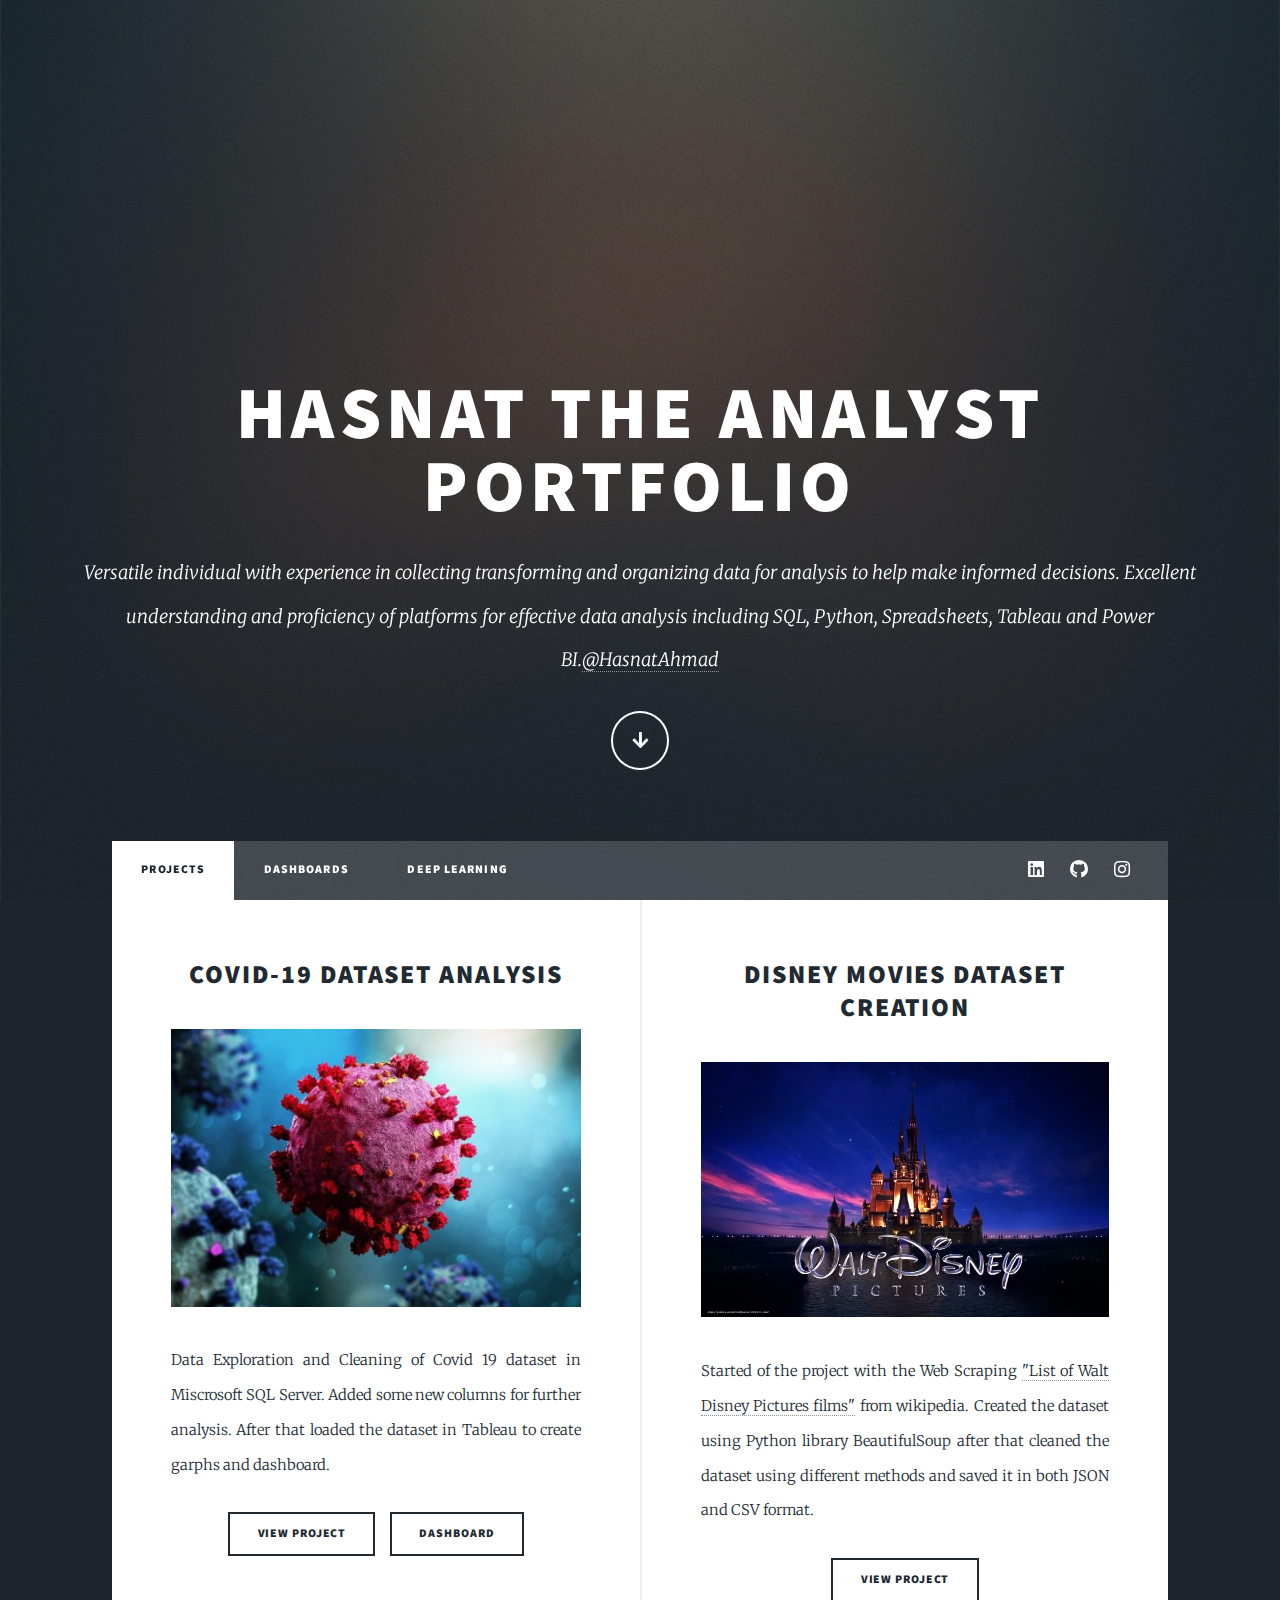
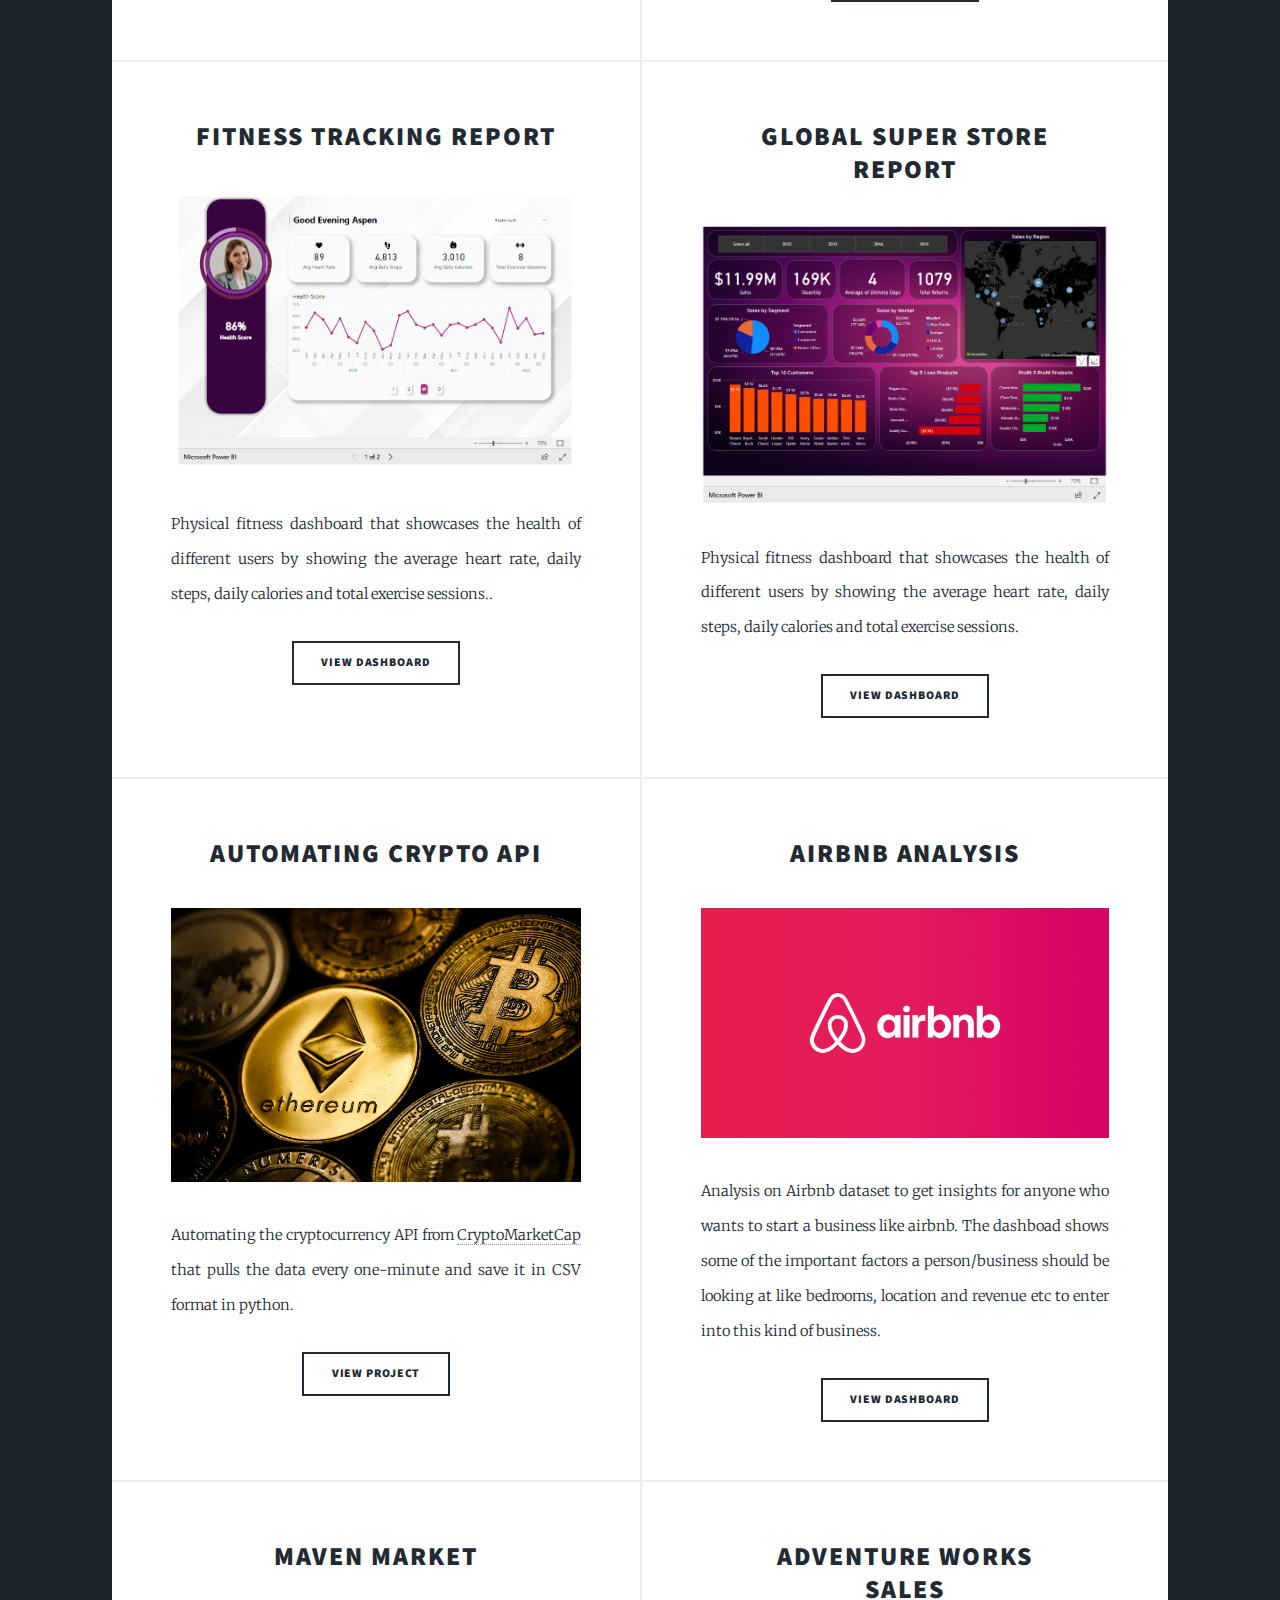
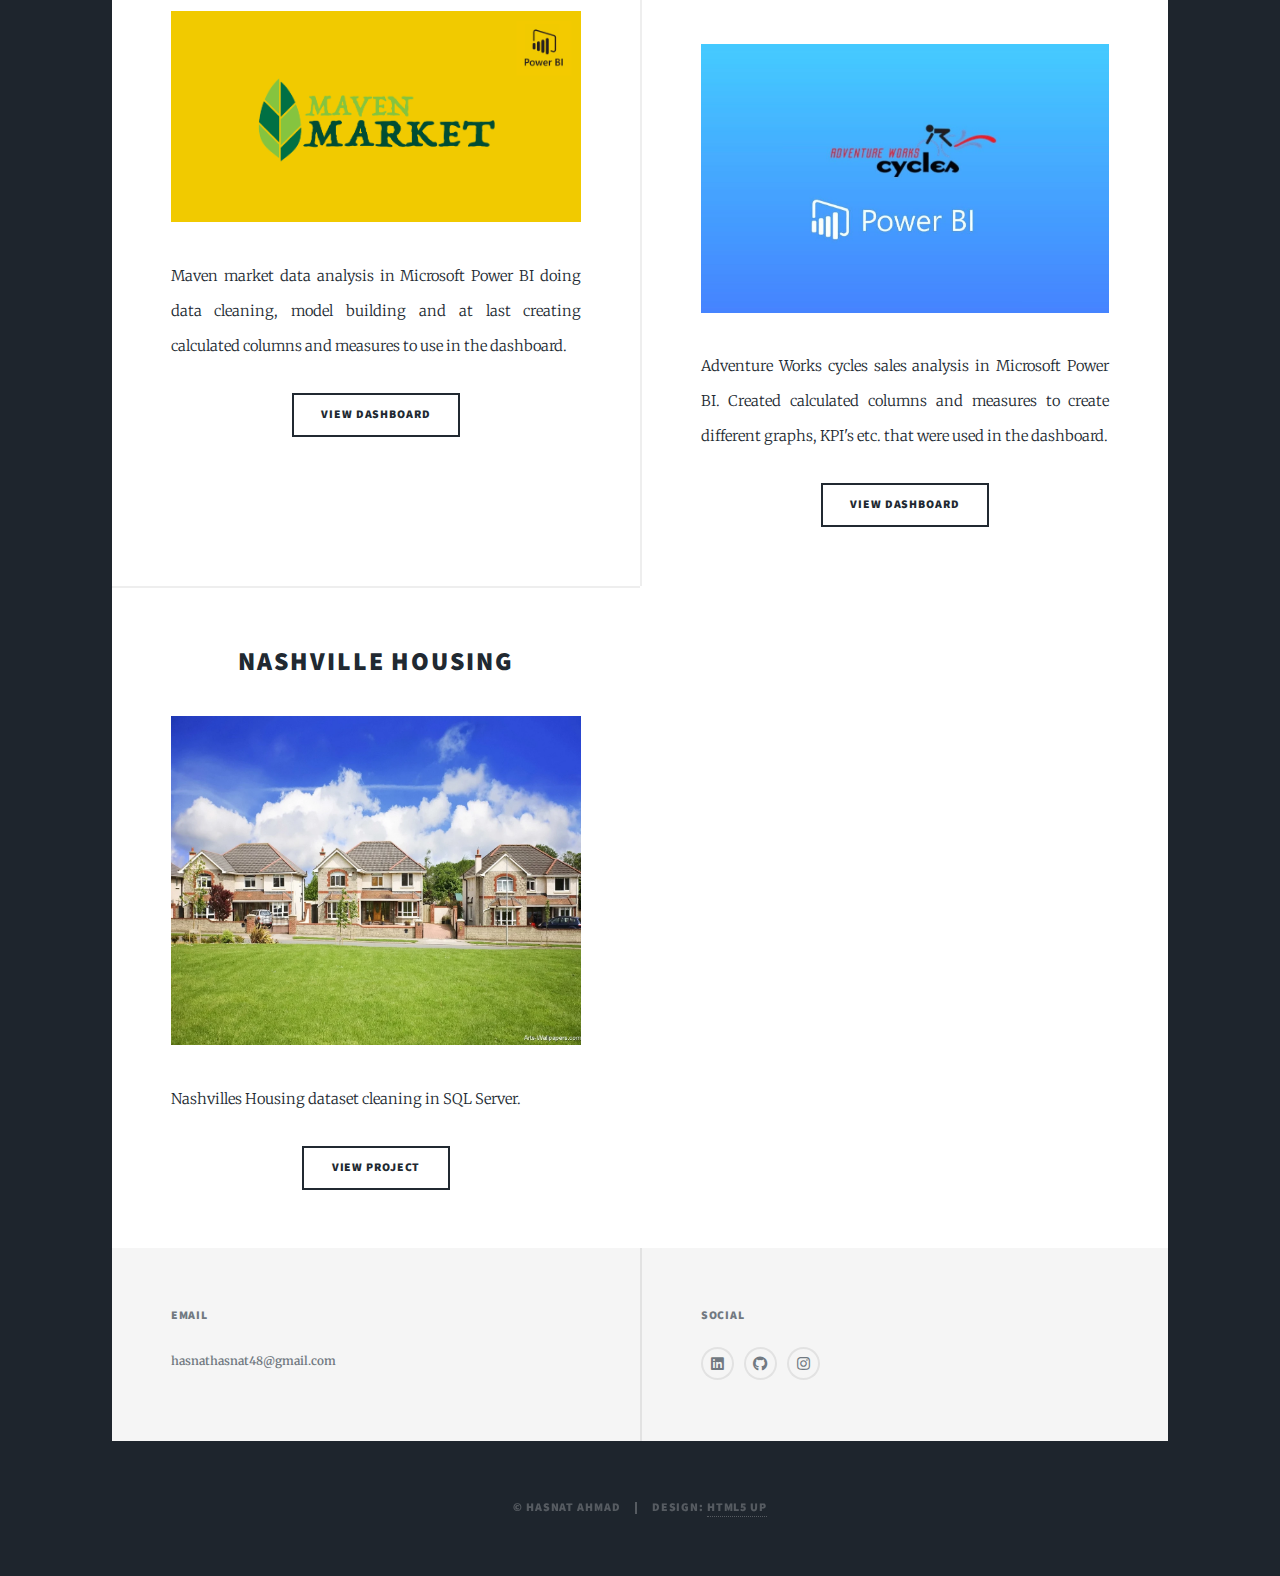
<file: index.html>
<!DOCTYPE HTML>
<!--
	Massively by HTML5 UP
	html5up.net | @ajlkn
	Free for personal and commercial use under the CCA 3.0 license (html5up.net/license)
-->
<html>
	<head>
		<title>Hasnat The Analyst</title>
		<meta charset="utf-8" />
		<meta name="viewport" content="width=device-width, initial-scale=1, user-scalable=no" />
		<link rel="stylesheet" href="assets/css/main.css" />
		<link rel="dashboards" href="powerBI.html">
		<noscript>
			<link rel="stylesheet" href="assets/css/noscript.css"/>
			<link rel="dashboards" href="powerBI.html">
		</noscript>
		

	</head>
	<body class="is-preload">

		<!-- Wrapper -->
			<div id="wrapper" class="fade-in">

				<!-- Intro -->
					<div id="intro">
						<h1>Hasnat The Analyst Portfolio<br/></h1>
						<p>Versatile individual with experience in collecting transforming and organizing data for analysis to help make informed decisions. Excellent understanding and proficiency of platforms for effective data analysis including SQL, Python, Spreadsheets, Tableau and Power BI.<a href="https://www.linkedin.com/in/hasnat-ahmad-4b296a195/" target="_blank">@HasnatAhmad</a> </p>
						<ul class="actions">
							<li><a href="#header" class="button icon solid solo fa-arrow-down scrolly">Continue</a></li>
						</ul>
					</div>

				<!-- Header -->
					<header id="header">
						<a href="index.html" class="logo">Hasnat's Portfolio</a>
					</header>

				<!-- Nav -->
					<nav id="nav">
						<ul class="links">
							<li class="active"><a href="index.html">Projects</a></li>
							<li><a href="powerBI.html">Dashboards</a></li>
							<li><a href="deep learning.html">Deep Learning</a></li>
						</ul>
						<ul class="icons">
							<li><a href="https://www.linkedin.com/in/hasnat-ahmad-4b296a195/" class="icon brands alt fa-linkedin" target="_blank"><span class="label">LinkedIn</span></a></li>
							<li><a href="https://github.com/MalikHasnat1999?tab=repositories" class="icon brands alt fa-github" target="_blank"><span class="label">GitHub</span></a></li>
							<li><a href="https://www.instagram.com/_hasnat_malik/?theme=dark" class="icon brands alt fa-instagram" target="_blank"><span class="label">Instagram</span></a></li>
						</ul>
					</nav>

				<!-- Main -->
					<div id="main">

						
						<!-- Posts -->
							<section class="posts">
								<article>
									<header>
										<h2 id="covid"><a>Covid-19 dataset Analysis<br /></a></h2>
									</header>
									<a class="image fit"><img src="images/covid.jpeg" alt="" /></a>
									<p>Data Exploration and Cleaning of Covid 19 dataset in Miscrosoft SQL Server. Added some new columns for further analysis. After that loaded the dataset in Tableau to create garphs and dashboard. 
									</p>
									<ul class="actions special">
										<li><a href="https://github.com/MalikHasnat1999/Data-Analysis/blob/master/COVID-19.sql" class="button", target= "_blank">View Project</a></li>
										<li><a href="https://public.tableau.com/app/profile/hasnat3077/viz/CovidDashboard_16616248392490/Dashboard1" class="button", target= "_blank">Dashboard</a></li>
									</ul>
								</article>
								<article>
									<header>
										<h2><a >Disney movies dataset <br> creation</a></h2>
									</header>
									<a class="image fit"><img src="images/disney.jpg" alt="" /></a>
									<p>Started of the project with the Web Scraping <a href="https://en.wikipedia.org/wiki/List_of_Walt_Disney_Pictures_films" target="_blank">"List of Walt Disney Pictures films"</a> from wikipedia. Created the dataset using Python library BeautifulSoup after that cleaned the dataset using different methods and saved it in both JSON and CSV format.</p>
									<ul class="actions special">
										<li><a href="https://github.com/MalikHasnat1999/Web-Scraping/blob/master/Disney_Dataset_Creation.ipynb" target="_blank" class="button">View Project</a></li>
									</ul>
								</article>
								<article>
									<header>
										<h2><a >Fitness Tracking Report</a></h2>
									</header>
									<a class="image fit"><img src="images/fitness.PNG" alt="" /></a>
									<p>Physical fitness dashboard that showcases the health of different users by showing the average heart rate, daily steps, daily calories and total exercise sessions..</p>
									<ul class="actions special">
										<li><a href="https://app.powerbi.com/view?r=eyJrIjoiYzQwMjUzYmEtMWMxYy00M2M4LWE2ZDQtMDg3NDNkNmM4NGUwIiwidCI6Ijc1ZGYwOTZjLThiNzItNDhlNC05YjkxLWNiZjc5ZDg3ZWUzYSIsImMiOjl9&pageName=ReportSectiona806a41f3d3542626aea" target="_blank" class="button">View Dashboard</a></li>
									</ul>
								</article>

								<article>
									<header>
										<h2><a >GLOBAL SUPER STORE<br> REPORT</a></h2>
									</header>
									<a class="image fit"><img src="images/global.PNG" alt="" /></a>
									<p>Physical fitness dashboard that showcases the health of different users by showing the average heart rate, daily steps, daily calories and total exercise sessions.</p>
									<ul class="actions special">
										<li><a href="https://app.powerbi.com/view?r=eyJrIjoiOWI2OGU3NTctNGZmZS00ZTEzLTk1MDYtYWU1OGU1NzAzZDAxIiwidCI6Ijc1ZGYwOTZjLThiNzItNDhlNC05YjkxLWNiZjc5ZDg3ZWUzYSIsImMiOjl9&pageName=ReportSection" class="button" target="_blank">View Dashboard</a></li>
									</ul>
								</article>
								<article>
									<header>
										<h2><a >Automating Crypto API</a></h2>
									</header>
									<a class="image fit"><img src="images/crypto.jpg" alt="" /></a>
									<p>Automating the cryptocurrency API from <a href="https://coinmarketcap.com/api/" target="_blank">CryptoMarketCap</a> that pulls the data every one-minute and save it in CSV format in python.</p>
									<ul class="actions special">
										<li><a href="https://github.com/MalikHasnat1999/Data-Analysis/blob/master/Automating_Crypto_API.ipynb" target="_blank" class="button">View Project</a></li>
									</ul>
								</article>
								<article>
									<header>
										<h2><a>airbnb analysis</a></h2>
									</header>
									<a class="image fit"><img src="images/airbnb.jpg" alt="" /></a>
									<p>Analysis on Airbnb dataset to get insights for anyone who wants to start a business like airbnb. The dashboad shows some of the important factors a person/business should be looking at like bedrooms, location and revenue etc to enter into this kind of business.</p>
									<ul class="actions special">
										<li><a href="https://public.tableau.com/app/profile/hasnat3077/viz/airbnbfullproject_16624631792200/Dashboard1" target="_blank" class="button">View  Dashboard</a></li>
									</ul>
								</article>
								<article>
									<header>
										<h2><a>Maven Market</a></h2>
									</header>
									<a class="image fit"><img src="images/maven.jpg" alt="" /></a>
									<p>Maven market data analysis in Microsoft Power BI doing data cleaning, model building and at last creating calculated columns and measures to use in the dashboard.</p>
									<ul class="actions special">
										<li><a href="https://app.powerbi.com/view?r=eyJrIjoiNDEyZjVhN2ItZmE4YS00OGI0LTg3MWItNDMwZTlmMTYwMTAyIiwidCI6Ijc1ZGYwOTZjLThiNzItNDhlNC05YjkxLWNiZjc5ZDg3ZWUzYSIsImMiOjl9&pageName=ReportSection" class="button" target="blan">View  Dashboard</a></li>
									</ul>
								</article>
								<article>
									<header>
										<h2><a>Adventure Works<br> Sales</a></h2>
									</header>
									<a class="image fit"><img src="images/AdventureWorks.jpg" /></a>
									<p>Adventure Works cycles sales analysis in Microsoft Power BI. Created calculated columns and measures to create different graphs, KPI's etc. that were used in the dashboard.</p>
									<ul class="actions special">
										<li><a href="https://app.powerbi.com/view?r=eyJrIjoiZTI1ZjA3OGYtZTk3NC00NDBiLTkwMzctODY5Y2FlNWMzMWI2IiwidCI6Ijc1ZGYwOTZjLThiNzItNDhlNC05YjkxLWNiZjc5ZDg3ZWUzYSIsImMiOjl9&pageName=ReportSection" class="button" target="_blank">View  Dashboard</a></li>
									</ul>
								</article>
								<article>
									<header>
										<h2><a>Nashville Housing</a></h2>
									</header>
									<a class="image fit"><img src="images/housing.jpeg" alt="" /></a>
									<p>Nashvilles Housing dataset cleaning in SQL Server.</p>
									<ul class="actions special">
										<li><a href="https://github.com/MalikHasnat1999/Data-Analysis/blob/master/Nashville.sql" class="button" target="_blank">View Project</a></li>
										
									</ul>
								</article>
								
								
								
							</section>

						

					</div>

				<!-- Footer -->
					<footer id="footer">
												
							<section>
								<h3>Email</h3>
								<p><b>hasnathasnat48@gmail.com</b></a></p>
							</section>
							<section>
								<h3>Social</h3>
								<ul class="icons alt">
									<li><a href="https://www.linkedin.com/in/hasnat-ahmad-4b296a195/" class="icon brands alt fa-linkedin" target="_blank"><span class="label">LinkedIn</span></a></li>
									<li><a href="https://github.com/MalikHasnat1999?tab=repositories" class="icon brands alt fa-github" target="_blank"><span class="label">GitHub</span></a></li>
									<li><a href="https://www.instagram.com/_hasnat_malik/?theme=dark" class="icon brands alt fa-instagram" target="_blank"><span class="label">Instagram</span></a></li>
								</ul>
							</section>
						</section>
					</footer>

				<!-- Copyright -->
					<div id="copyright">
						<ul><li>&copy; Hasnat Ahmad</li><li>Design: <a href="https://html5up.net" target="_blank">HTML5 UP</a></li></ul>
					</div>

			</div>

		<!-- Scripts -->
			<script src="assets/js/jquery.min.js"></script>
			<script src="assets/js/jquery.scrollex.min.js"></script>
			<script src="assets/js/jquery.scrolly.min.js"></script>
			<script src="assets/js/browser.min.js"></script>
			<script src="assets/js/breakpoints.min.js"></script>
			<script src="assets/js/util.js"></script>
			<script src="assets/js/main.js"></script>

	</body>
</html>
</file>
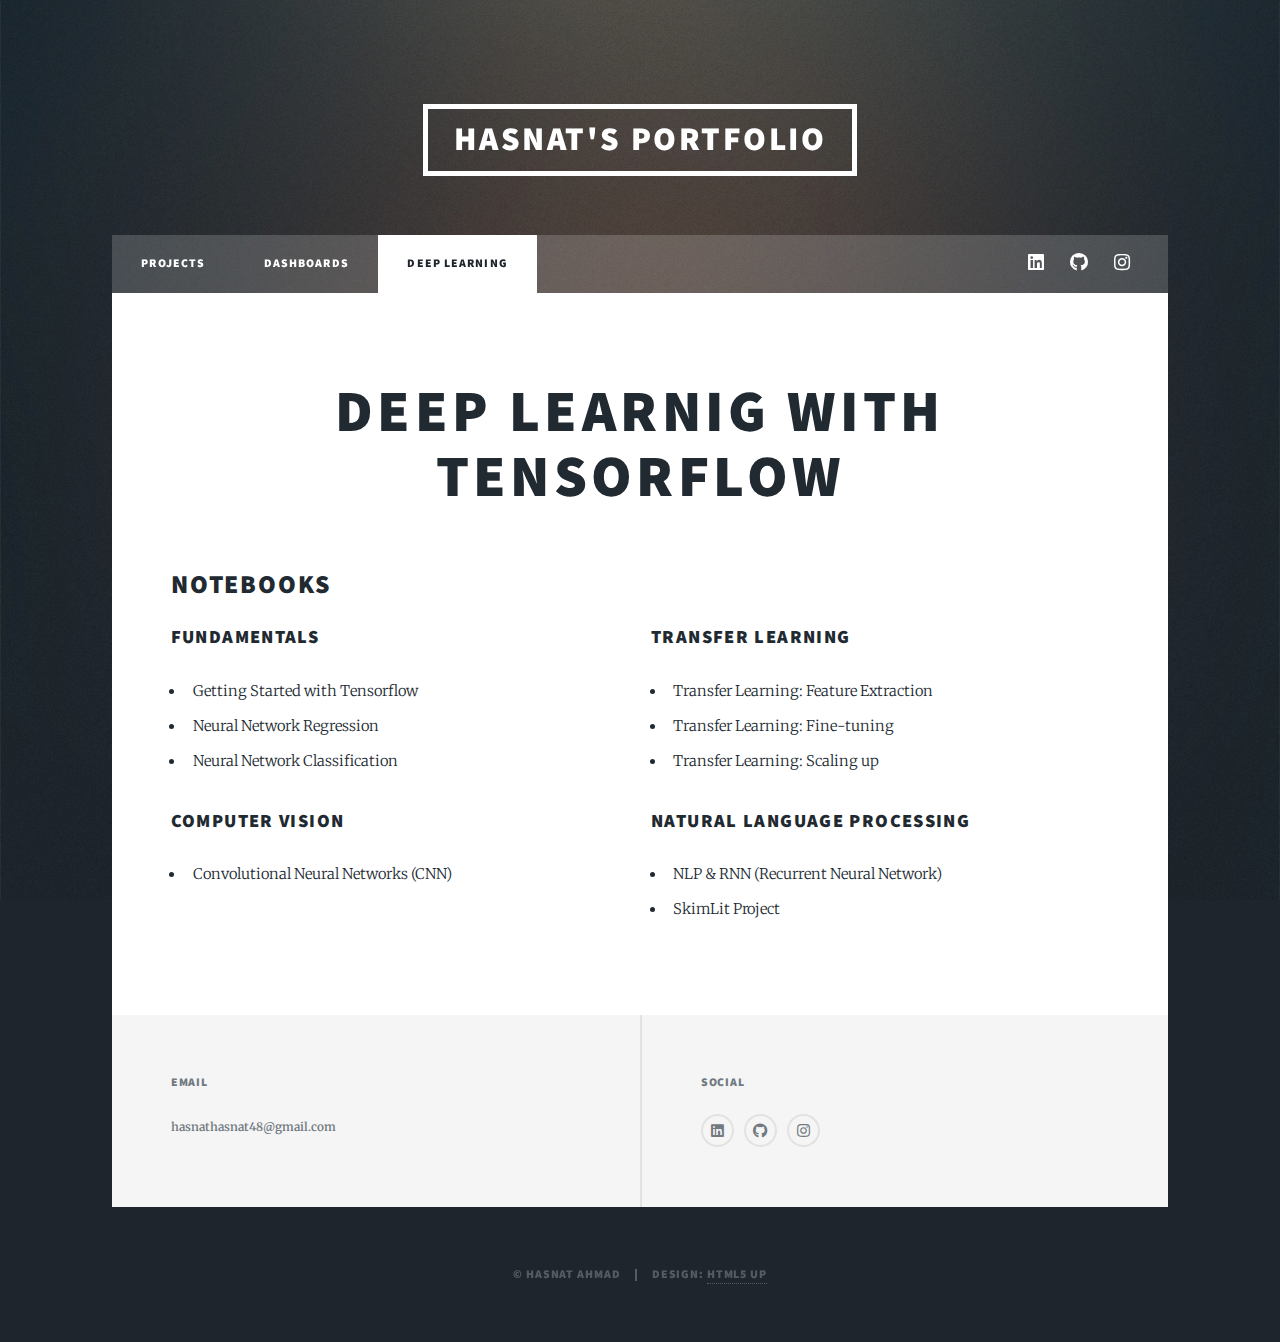
<file: deep learning.html>
<!DOCTYPE HTML>
<!--
	Massively by HTML5 UP
	html5up.net | @ajlkn
	Free for personal and commercial use under the CCA 3.0 license (html5up.net/license)
-->
<html>
	<head>
		<title>Hasnat The Analyst</title>
		<meta charset="utf-8" />
		<meta name="viewport" content="width=device-width, initial-scale=1, user-scalable=no" />
		<link rel="stylesheet" href="assets/css/main.css" />
		<noscript><link rel="stylesheet" href="assets/css/noscript.css" /></noscript>
	</head>
	<body class="is-preload">

		<!-- Wrapper -->
			<div id="wrapper">

				<!-- Header -->
					<header id="header">
						<a href="index.html" class="logo">Hasnat's Portfolio</a>
					</header>

				<!-- Nav -->
					<nav id="nav">
						<ul class="links">
							<li><a href="index.html">Projects</a></li>
							<li><a href="powerBI.html">Dashboards</a></li>
							<li class="active"><a href="deep learning.html">Deep Learning</a></li>
						</ul>
						<ul class="icons">
							<li><a href="https://www.linkedin.com/in/hasnat-ahmad-4b296a195/" class="icon brands alt fa-linkedin" target="_blank"><span class="label">LinkedIn</span></a></li>
							<li><a href="https://github.com/MalikHasnat1999?tab=repositories" class="icon brands alt fa-github" target="_blank"><span class="label">GitHub</span></a></li>
							<li><a href="https://www.instagram.com/_hasnat_malik/?theme=dark" class="icon brands alt fa-instagram" target="_blank"><span class="label">Instagram</span></a></li>
						</ul>
					</nav>

				<!-- Main -->
					<div id="main">

						<!-- Post -->
							<section class="post">
								<header class="major">
									<h2>Deep Learnig with<br> Tensorflow</h2>
								</header>

								<!-- Text stuff -->
									

								<!-- Lists -->
									<h2>Notebooks</h2>
									<div class="row">
										<div class="col-6 col-12-small">

											<h3>Fundamentals</h3>
											<ul>
												<a href="https://github.com/MalikHasnat1999/ZTM_Tensorflow/blob/master/00_Tensorflow_Fundamentals.ipynb" target="_blank"><li>Getting Started with Tensorflow</li></a>
												<a href="https://github.com/MalikHasnat1999/ZTM_Tensorflow/blob/master/01_Neural_Network_Regression.ipynb" target="_blank"><li>Neural Network Regression</li></a>
												<a href="https://github.com/MalikHasnat1999/ZTM_Tensorflow/blob/master/02_Neural_Network_Classification.ipynb" target="_blank"><li>Neural Network Classification</li></a>
											</ul>

											<h3>Computer Vision</h3>
											<ul class="alt">
												<a href="https://github.com/MalikHasnat1999/ZTM_Tensorflow/blob/master/03_Computer_Vision_%26_CNN.ipynb" target="_blank"><li>Convolutional Neural Networks (CNN)</li></a>
											</ul>

										</div>
										<div class="col-6 col-12-small">

											<h3>Transfer Learning</h3>
											<ul>
												<a href="https://github.com/MalikHasnat1999/ZTM_Tensorflow/blob/master/04_Transfer_Learning_Feature_Extraction.ipynb" target="_blank"><li>Transfer Learning: Feature Extraction</li></a>
												<a href="https://github.com/MalikHasnat1999/ZTM_Tensorflow/blob/master/05_Transfer_Learning_Fine_Tuning.ipynb" target="_blank"><li>Transfer Learning: Fine-tuning</li></a>
												<a href="https://github.com/MalikHasnat1999/ZTM_Tensorflow/blob/master/06_Transfer_Learning_Scaling_up.ipynb" target="_blank"><li>Transfer Learning: Scaling up</li></a>
											</ul>

											<h3>Natural Language Processing</h3>
											<ul>
												
												<a href="https://github.com/MalikHasnat1999/ZTM_Tensorflow/blob/master/08_NLP_Funndamentals_in_Tensorflow.ipynb" target="_blank"><li>NLP & RNN (Recurrent Neural Network)</li></a>
												<a href="https://github.com/MalikHasnat1999/ZTM_Tensorflow/blob/master/09_Milestone_Project_2_Skimlit%F0%9F%93%84%F0%9F%94%A5.ipynb" target="_blank"><li>SkimLit Project</li></a>
											
											</ul>
											

										</div>
									</div>

					</div>

				<!-- Footer -->
					<footer id="footer">
												
							<section>
								<h3>Email</h3>
								<p><b>hasnathasnat48@gmail.com</b></a></p>
							</section>
							<section>
								<h3>Social</h3>
								<ul class="icons alt">
									<li><a href="https://www.linkedin.com/in/hasnat-ahmad-4b296a195/" class="icon brands alt fa-linkedin" target="_blank"><span class="label">LinkedIn</span></a></li>
									<li><a href="https://github.com/MalikHasnat1999?tab=repositories" class="icon brands alt fa-github" target="_blank"><span class="label">GitHub</span></a></li>
									<li><a href="https://www.instagram.com/_hasnat_malik/?theme=dark" class="icon brands alt fa-instagram" target="_blank"><span class="label">Instagram</span></a></li>
								</ul>
							</section>
						</section>
					</footer>

				<!-- Copyright -->
					<div id="copyright">
						<ul><li>&copy; Hasnat Ahmad</li><li>Design: <a href="https://html5up.net">HTML5 UP</a></li></ul>
					</div>

			</div>

		<!-- Scripts -->
			<script src="assets/js/jquery.min.js"></script>
			<script src="assets/js/jquery.scrollex.min.js"></script>
			<script src="assets/js/jquery.scrolly.min.js"></script>
			<script src="assets/js/browser.min.js"></script>
			<script src="assets/js/breakpoints.min.js"></script>
			<script src="assets/js/util.js"></script>
			<script src="assets/js/main.js"></script>

	</body>
</html>
</file>
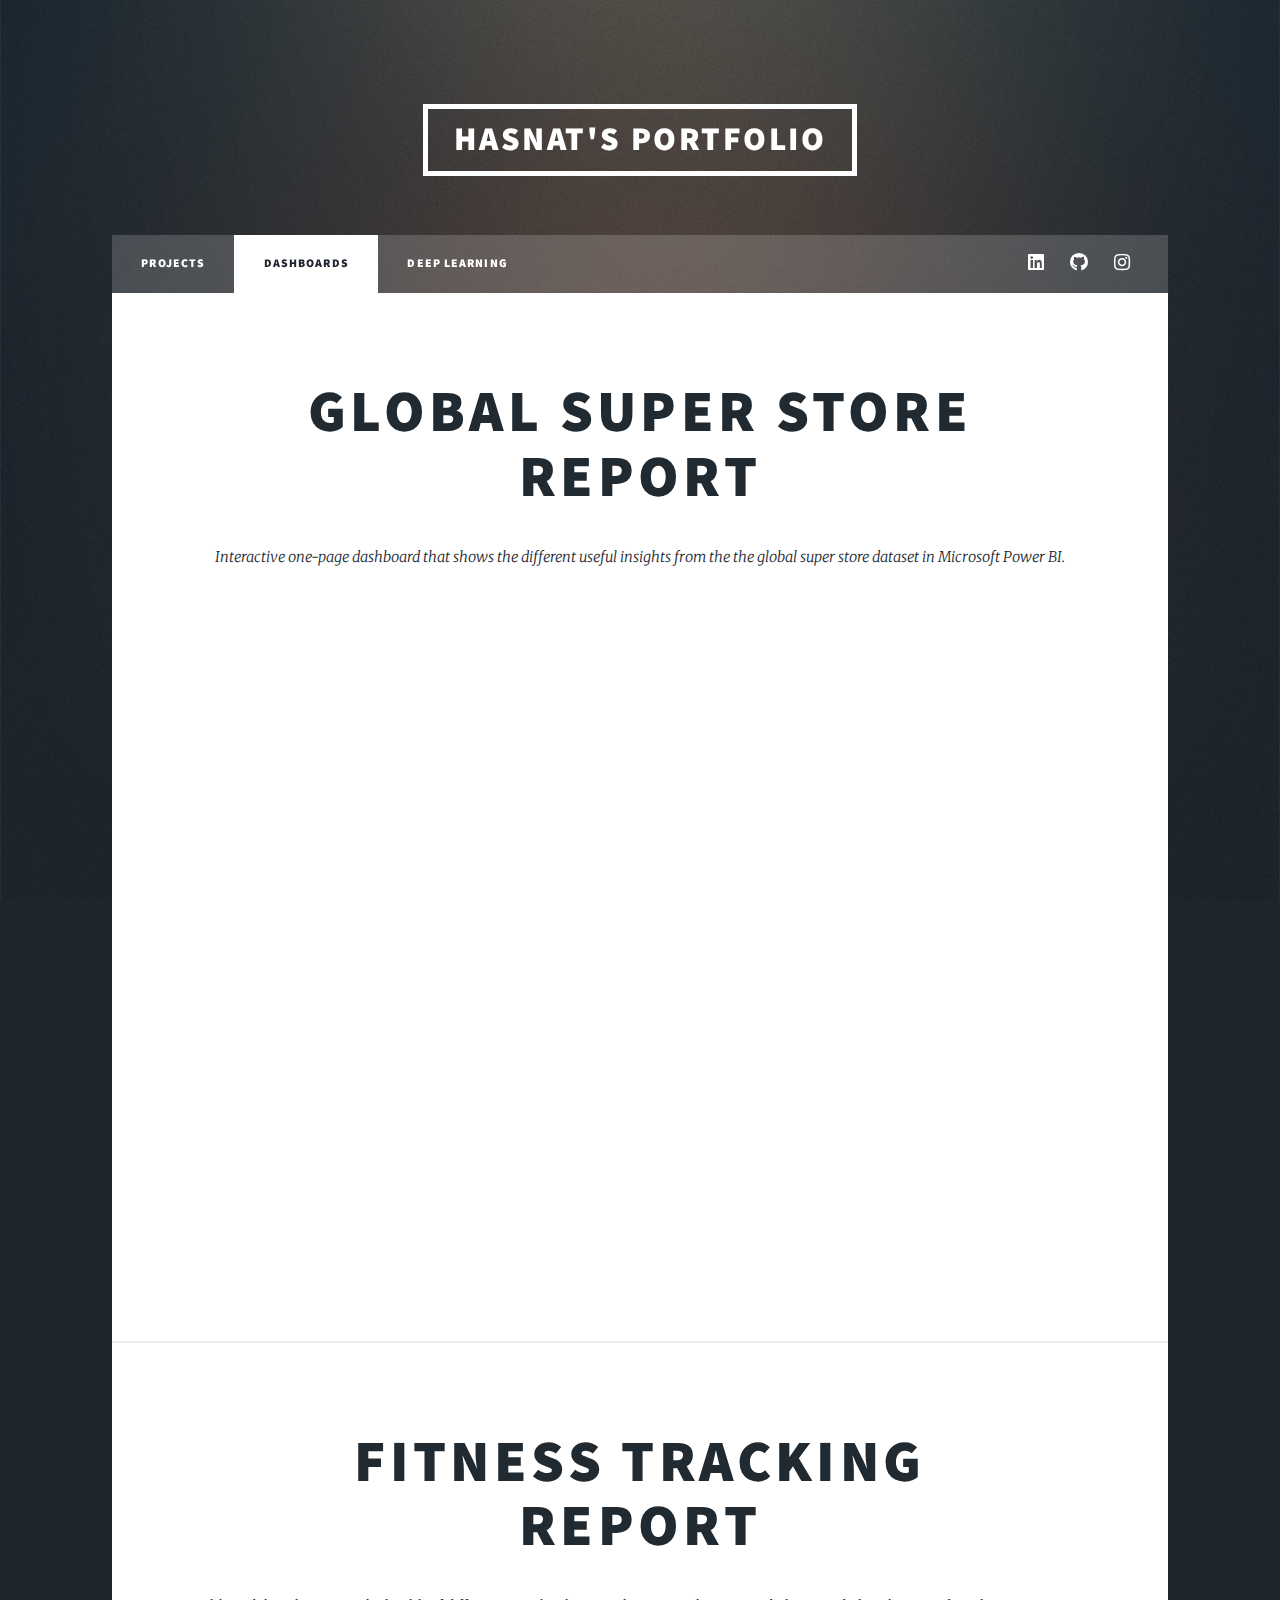
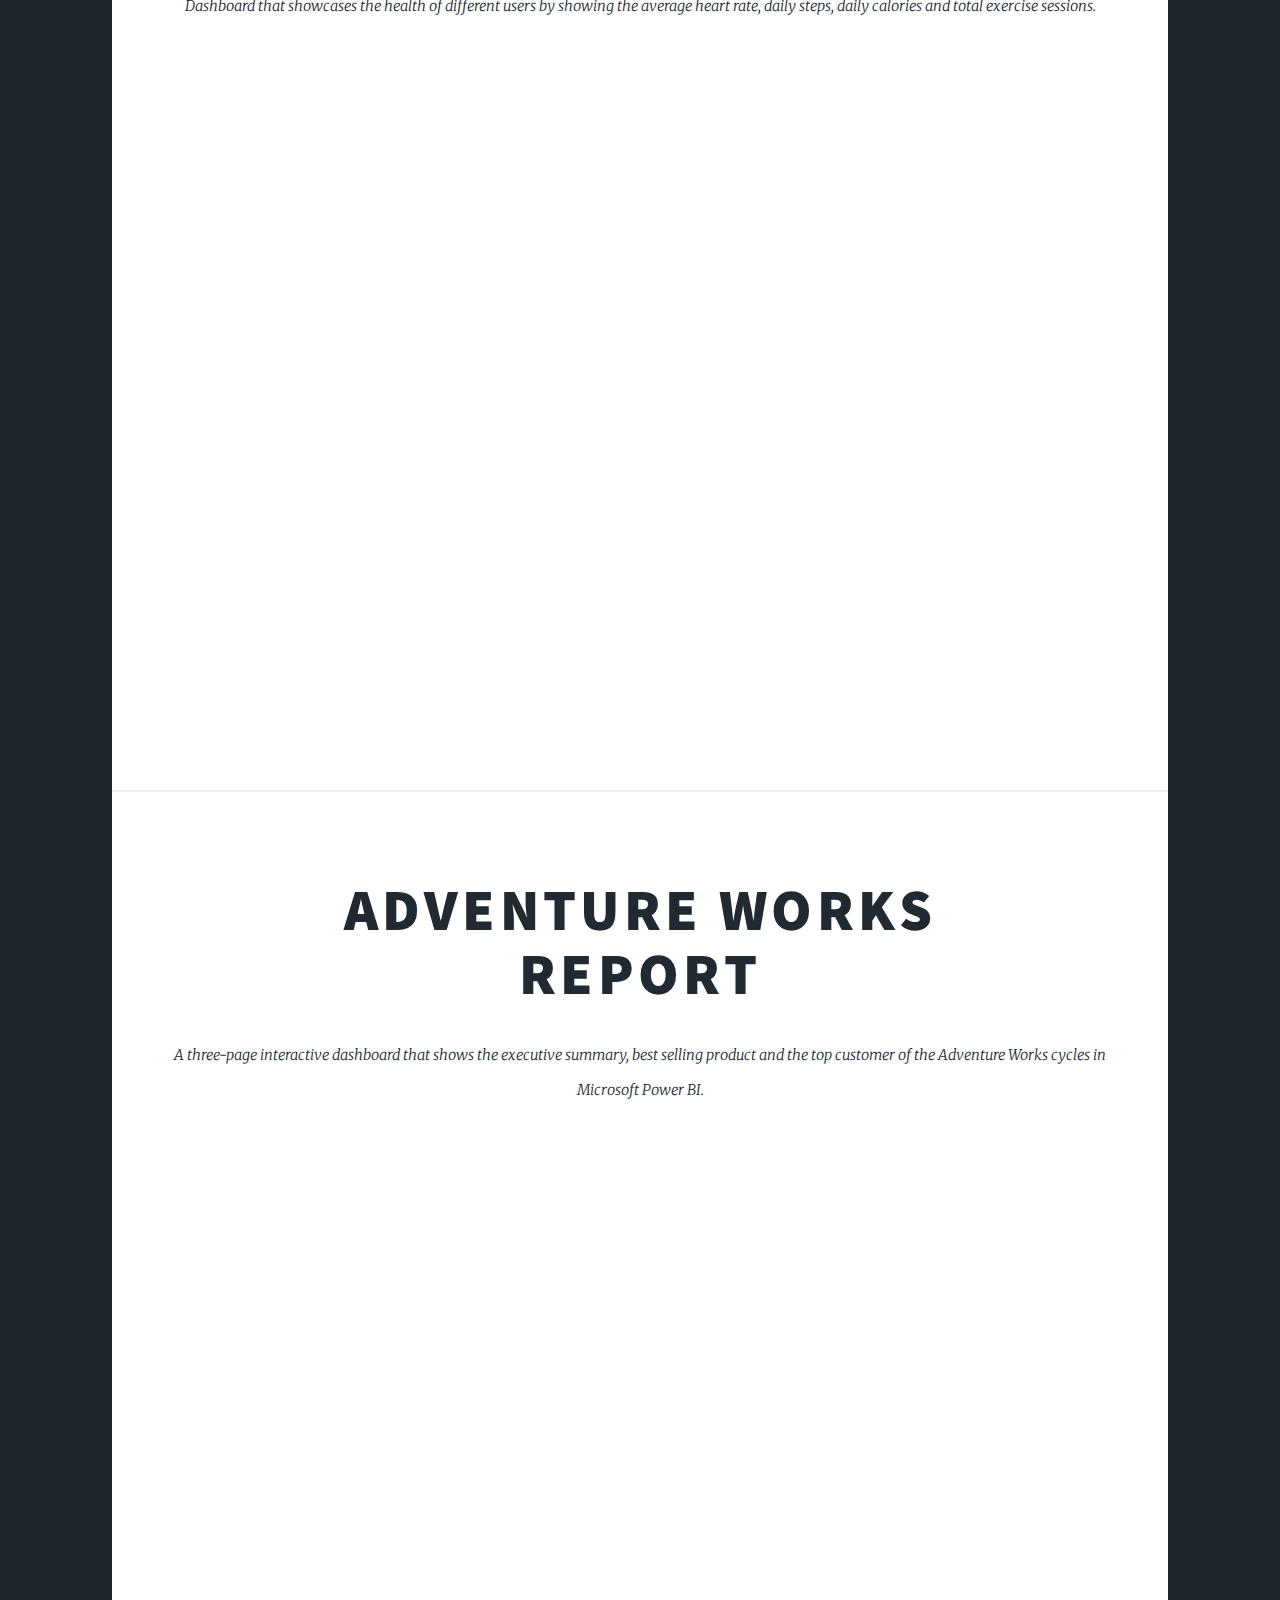
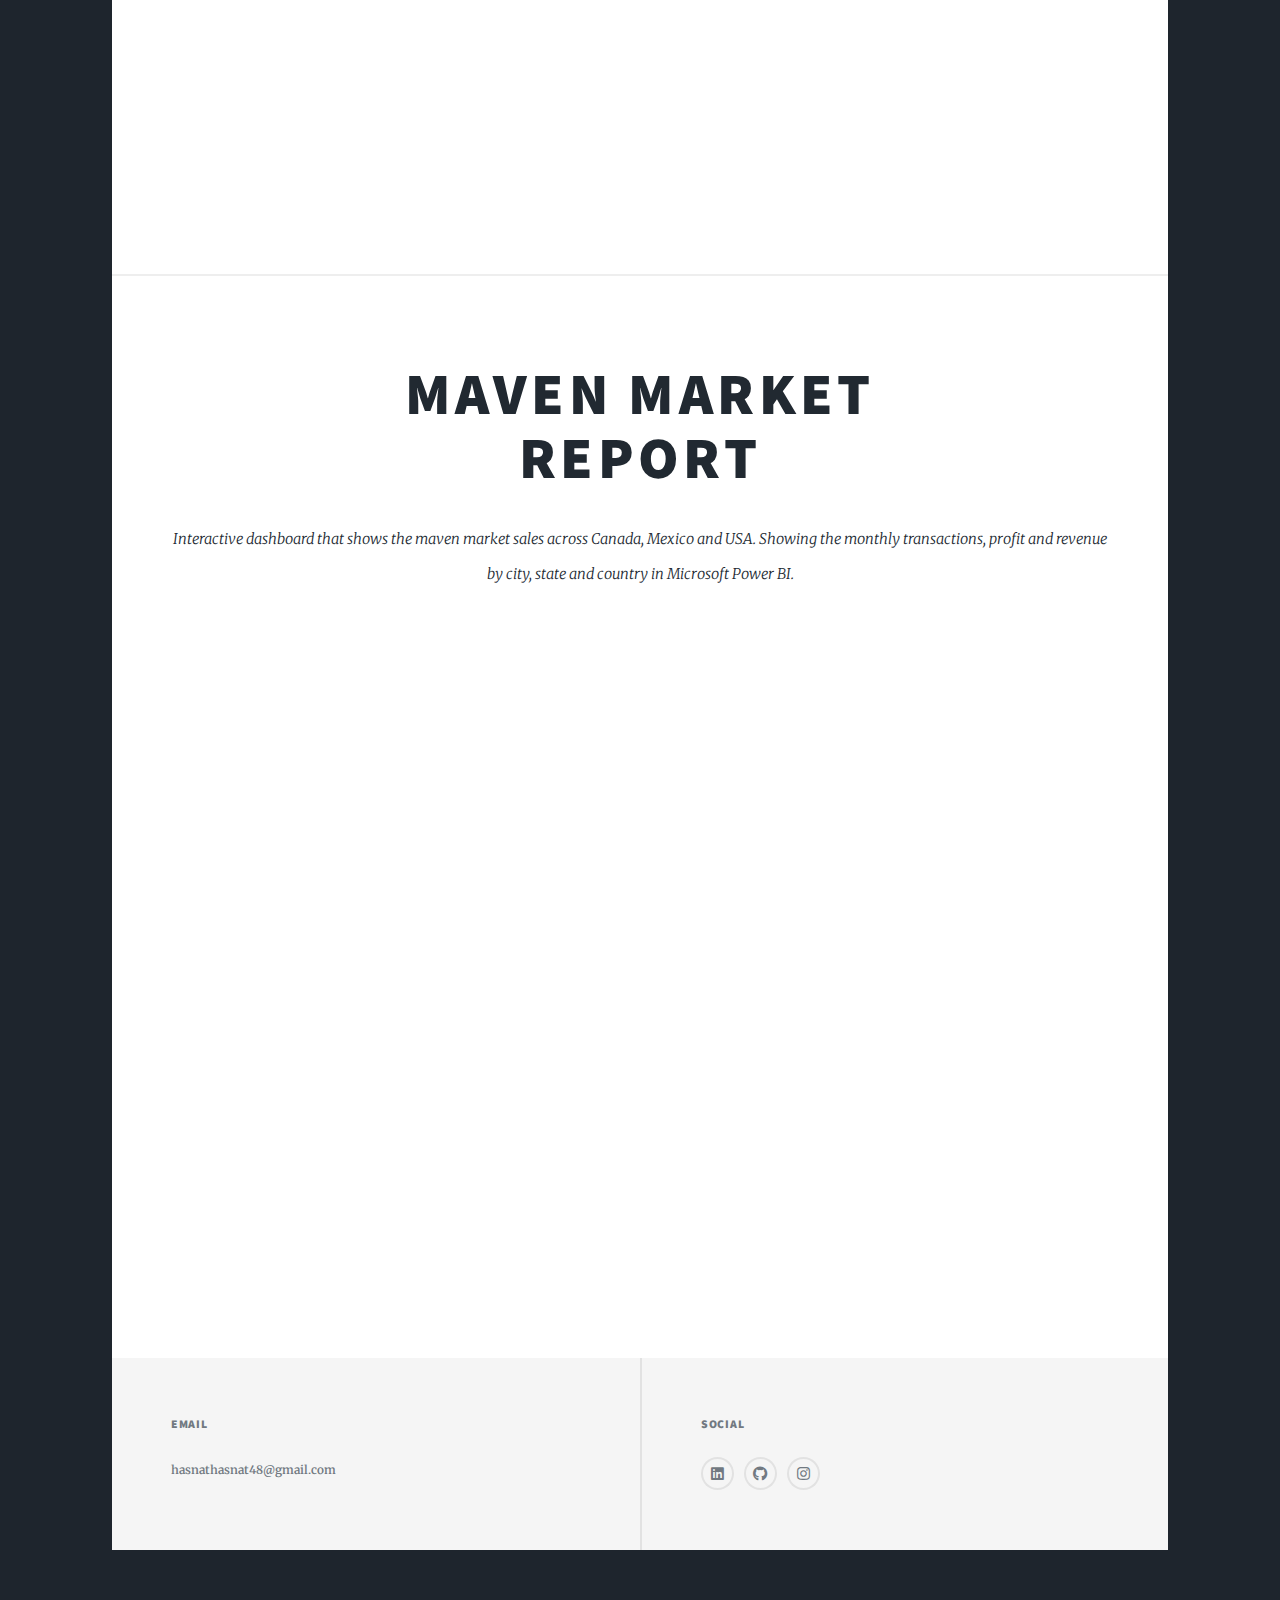
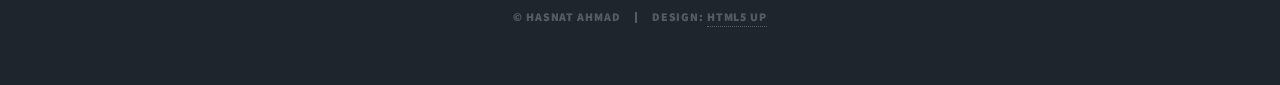
<file: powerBI.html>
<!DOCTYPE HTML>
<!--
	Massively by HTML5 UP
	html5up.net | @ajlkn
	Free for personal and commercial use under the CCA 3.0 license (html5up.net/license)
-->
<html>
	<head>
		<title>Hasnat The Analyst</title>
		<meta charset="utf-8" />
		<meta name="viewport" content="width=device-width, initial-scale=1, user-scalable=no" />
		<link rel="stylesheet" href="assets/css/main.css" />
		<link rel="projects" href="index.html">
		<noscript>
			<link rel="stylesheet" href="assets/css/noscript.css" />
		</noscript>
	</head>
	<body class="is-preload">

		<!-- Wrapper -->
			<div id="wrapper">

				<!-- Header -->
					<header id="header">
						<a href="index.html" class="logo">Hasnat's Portfolio</a>
					</header>

				<!-- Nav -->
					<nav id="nav">
						<ul class="links">
							<li><a href="index.html">Projects</a></li>
							<li class="active"><a href="powerBI.html">Dashboards</a></li>
							<li><a href="deep learning.html">Deep Learning</a></li>
						</ul>
						<ul class="icons">
							<li><a href="https://www.linkedin.com/in/hasnat-ahmad-4b296a195/" class="icon brands alt fa-linkedin" target="_blank"><span class="label">LinkedIn</span></a></li>
							<li><a href="https://github.com/MalikHasnat1999?tab=repositories" class="icon brands alt fa-github" target="_blank"><span class="label">GitHub</span></a></li>
							<li><a href="https://www.instagram.com/_hasnat_malik/?theme=dark" class="icon brands alt fa-instagram" target="_blank"><span class="label">Instagram</span></a></li>
						</ul>
					</nav>

				<!-- Main -->
					<div id="main">

						<!-- Post -->
							<section class="post">
								<header class="major">
									<h2 title="AdventureWorks_Report">Global Super Store<br> Report</h2>
									<p>Interactive one-page dashboard that shows the different useful insights from the the global super store dataset in Microsoft Power BI.</p>
								</header>
								<div>
									<iframe class="image fit" title="GlobalSuperStore_Report - Page 1" width="1024" height="612" src="https://app.powerbi.com/view?r=eyJrIjoiOWI2OGU3NTctNGZmZS00ZTEzLTk1MDYtYWU1OGU1NzAzZDAxIiwidCI6Ijc1ZGYwOTZjLThiNzItNDhlNC05YjkxLWNiZjc5ZDg3ZWUzYSIsImMiOjl9" frameborder="0" allowFullScreen="true"></iframe>
								</div>
							</section>

							<section class="post">
								<header class="major">
									<h2 title="AdventureWorks_Report">Fitness Tracking <br>report</h2>
									<p>Dashboard that showcases the health of different users by showing the average heart rate, daily steps, daily calories and total exercise sessions.</p>
								</header>
								<div>
									<iframe class="image fit" title="fitness_tracker_app_design" width="1024" height="612" src="https://app.powerbi.com/view?r=eyJrIjoiYzQwMjUzYmEtMWMxYy00M2M4LWE2ZDQtMDg3NDNkNmM4NGUwIiwidCI6Ijc1ZGYwOTZjLThiNzItNDhlNC05YjkxLWNiZjc5ZDg3ZWUzYSIsImMiOjl9&pageName=ReportSectiona806a41f3d3542626aea" frameborder="0" allowFullScreen="true"></iframe>
								</div>
							</section>

							<section class="post">
								<header class="major">
									<h2 title="AdventureWorks_Report">Adventure Works<br> Report</h2>
									<p>A three-page interactive dashboard that shows the executive summary, best selling product and the top customer of the Adventure Works cycles in Microsoft Power BI.</p>
								</header>
								<div>
									<iframe class="image fit"title="AdventureWorks_Report - Exec Summary" width="1024" height="612" src="https://app.powerbi.com/view?r=eyJrIjoiZTI1ZjA3OGYtZTk3NC00NDBiLTkwMzctODY5Y2FlNWMzMWI2IiwidCI6Ijc1ZGYwOTZjLThiNzItNDhlNC05YjkxLWNiZjc5ZDg3ZWUzYSIsImMiOjl9" frameborder="0" allowFullScreen="true"></iframe>
								</div>
								
							</section>
							<section class="post">
								<header class="major">
									<h2 id="MavenMarket_Report">Maven Market<br> Report</h2>
									<p>Interactive dashboard that shows the maven market sales across Canada, Mexico and USA. Showing the monthly transactions, profit and revenue by city, state and country in Microsoft Power BI.</p>
								</header>
								<div >
									<iframe class="image fit"title="MavenMarket _Report - Topline Performance" width="1024" height="612" src="https://app.powerbi.com/view?r=eyJrIjoiNDEyZjVhN2ItZmE4YS00OGI0LTg3MWItNDMwZTlmMTYwMTAyIiwidCI6Ijc1ZGYwOTZjLThiNzItNDhlNC05YjkxLWNiZjc5ZDg3ZWUzYSIsImMiOjl9" frameborder="0" allowFullScreen="true"></iframe>
								</div>
								
							</section>

					</div>

				<!-- Footer -->
					<footer id="footer">
												
							<section>
								<h3>Email</h3>
								<p><b>hasnathasnat48@gmail.com</b></a></p>
							</section>
							<section>
								<h3>Social</h3>
								<ul class="icons alt">
									<li><a href="https://www.linkedin.com/in/hasnat-ahmad-4b296a195/" class="icon brands alt fa-linkedin" target="_blank"><span class="label">LinkedIn</span></a></li>
									<li><a href="https://github.com/MalikHasnat1999?tab=repositories" class="icon brands alt fa-github" target="_blank"><span class="label">GitHub</span></a></li>
									<li><a href="https://www.instagram.com/_hasnat_malik/?theme=dark" class="icon brands alt fa-instagram" target="_blank"><span class="label">Instagram</span></a></li>
								</ul>
							</section>
						</section>
					</footer>
								

				<!-- Copyright -->
					<div id="copyright">
						<ul><li>&copy; Hasnat Ahmad</li><li>Design: <a href="https://html5up.net">HTML5 UP</a></li></ul>
					</div>

			</div>

		<!-- Scripts -->
			<script src="assets/js/jquery.min.js"></script>
			<script src="assets/js/jquery.scrollex.min.js"></script>
			<script src="assets/js/jquery.scrolly.min.js"></script>
			<script src="assets/js/browser.min.js"></script>
			<script src="assets/js/breakpoints.min.js"></script>
			<script src="assets/js/util.js"></script>
			<script src="assets/js/main.js"></script>

	</body>
</html>
</file>
<file: assets/css/main.css>
@import url(fontawesome-all.min.css);
@import url("https://fonts.googleapis.com/css?family=Merriweather:300,700,300italic,700italic|Source+Sans+Pro:900");

/*
	Massively by HTML5 UP
	html5up.net | @ajlkn
	Free for personal and commercial use under the CCA 3.0 license (html5up.net/license)
*/

html, body, div, span, applet, object,
h1, h2, h3, h4, h5, h6, p, blockquote,
pre, a, abbr, acronym, address, big, cite,
code, del, dfn, em, img, ins, kbd, q, s, samp,
small, strike, strong, sub, sup, tt, var, b,
u, i, center, dl, dt, dd, ol, ul, li, fieldset,
form, label, legend, table, caption, tbody,
tfoot, thead, tr, th, td, article, aside,
canvas, details, embed, figure, figcaption,
footer, header, hgroup, menu, nav, output, ruby,
section, summary, time, mark, audio, video {
	margin: 0;
	padding: 0;
	border: 0;
	font-size: 100%;
	font: inherit;
	vertical-align: baseline;}

article, aside, details, figcaption, figure,
footer, header, hgroup, menu, nav, section {
	display: block;}

body {
	line-height: 1;
}

ol, ul {
	list-style: none;
}

blockquote, q {
	quotes: none;
}

	blockquote:before, blockquote:after, q:before, q:after {
		content: '';
		content: none;
	}

table {
	border-collapse: collapse;
	border-spacing: 0;
}

body {
	-webkit-text-size-adjust: none;
}

mark {
	background-color: transparent;
	color: inherit;
}

input::-moz-focus-inner {
	border: 0;
	padding: 0;
}

input, select, textarea {
	-moz-appearance: none;
	-webkit-appearance: none;
	-ms-appearance: none;
	appearance: none;
}

/* Basic */

	@-ms-viewport {
		width: device-width;
	}

	body {
		-ms-overflow-style: scrollbar;
	}

	@media screen and (max-width: 480px) {

		html, body {
			min-width: 320px;
		}

	}

	html {
		box-sizing: border-box;
	}

	*, *:before, *:after {
		box-sizing: inherit;
	}

	body {
		background-color: #1e252d;
	}

		body.is-preload *, body.is-preload *:before, body.is-preload *:after {
			-moz-animation: none !important;
			-webkit-animation: none !important;
			-ms-animation: none !important;
			animation: none !important;
			-moz-transition: none !important;
			-webkit-transition: none !important;
			-ms-transition: none !important;
			transition: none !important;
		}

/* Type */

	html {
		font-size: 16pt;
	}

		@media screen and (max-width: 1680px) {

			html {
				font-size: 12pt;
			}

		}

		@media screen and (max-width: 1280px) {

			html {
				font-size: 11pt;
			}

		}

		@media screen and (max-width: 360px) {

			html {
				font-size: 10pt;
			}

		}

	body {
		color: #212931;
	}

	body, input, select, textarea {
		font-family: "Merriweather", Georgia, serif;
		font-weight: 300;
		font-size: 1rem;
		line-height: 2.375;
	}

	a {
		-moz-transition: color 0.2s ease-in-out, background-color 0.2s ease-in-out, border-color 0.2s ease-in-out, box-shadow 0.2s ease-in-out;
		-webkit-transition: color 0.2s ease-in-out, background-color 0.2s ease-in-out, border-color 0.2s ease-in-out, box-shadow 0.2s ease-in-out;
		-ms-transition: color 0.2s ease-in-out, background-color 0.2s ease-in-out, border-color 0.2s ease-in-out, box-shadow 0.2s ease-in-out;
		transition: color 0.2s ease-in-out, background-color 0.2s ease-in-out, border-color 0.2s ease-in-out, box-shadow 0.2s ease-in-out;
		border-bottom: dotted 1px;
		text-decoration: none;
	}

		a:hover {
			border-bottom-color: transparent;
		}

	strong, b {
		font-weight: 600;
	}

	em, i {
		font-style: italic;
	}

	p {
		text-align: justify;
		margin: 0 0 2rem 0;
	}

	h1, h2, h3, h4, h5, h6 {
		font-family: "Source Sans Pro", Helvetica, sans-serif;
		font-weight: 900;
		line-height: 1.5;
		letter-spacing: 0.075em;
		text-transform: uppercase;
		margin: 0 0 1rem 0;
	}

		h1 a, h2 a, h3 a, h4 a, h5 a, h6 a {
			border-bottom: 0;
			color: inherit;
			text-decoration: none;
		}

	h1 {
		font-size: 4rem;
		line-height: 1.1;
		margin: 0 0 2rem 0;
	}

	h2 {
		font-size: 1.75rem;
		line-height: 1.3;
		margin: 0 0 1.5rem 0;
	}

	h3 {
		font-size: 1.25rem;
		margin: 0 0 1.5rem 0;
	}

	h4 {
		font-size: 1rem;
	}

	h5 {
		font-size: 0.9rem;
	}

	h6 {
		font-size: 0.8rem;
	}

	sub {
		font-size: 0.8rem;
		position: relative;
		top: 0.5rem;
	}

	sup {
		font-size: 0.8rem;
		position: relative;
		top: -0.5rem;
	}

	blockquote {
		border-left: solid 4px;
		font-style: italic;
		margin: 0 0 2rem 0;
		padding: 0.5rem 0 0.5rem 2rem;
	}

	code {
		border: solid 2px;
		font-family: "Courier New", monospace;
		font-size: 0.9rem;
		margin: 0 0.25rem;
		padding: 0.25rem 0.65rem;
	}

	pre {
		-webkit-overflow-scrolling: touch;
		font-family: "Courier New", monospace;
		font-size: 0.9rem;
		margin: 0 0 2rem 0;
	}

		pre code {
			display: block;
			line-height: 1.75;
			padding: 1rem 1.5rem;
			overflow-x: auto;
		}

	hr {
		border: 0;
		border-bottom: solid 2px;
		margin: 3rem 0;
	}

		hr.major {
			margin: 5rem 0;
		}

	.align-left {
		text-align: left;
	}

	.align-center {
		text-align: center;
	}

	.align-right {
		text-align: right;
	}

	input, select, textarea {
		color: #212931;
	}

	a {
		color: #212931;
		border-bottom-color: rgba(33, 41, 49, 0.5);
	}

		a:hover {
			border-bottom-color: transparent;
			color: #18bfef !important;
		}

	strong, b {
		color: #212931;
	}

	h1, h2, h3, h4, h5, h6 {
		color: #212931;
	}

	blockquote {
		border-left-color: #eeeeee;
	}

	code {
		background: rgba(220, 220, 220, 0.25);
		border-color: #eeeeee;
	}

	hr {
		border-bottom-color: #eeeeee;
	}

/* Row */

	.row {
		display: flex;
		flex-wrap: wrap;
		box-sizing: border-box;
		align-items: stretch;
	}

		.row > * {
			box-sizing: border-box;
		}

		.row.gtr-uniform > * > :last-child {
			margin-bottom: 0;
		}

		.row.aln-left {
			justify-content: flex-start;
		}

		.row.aln-center {
			justify-content: center;
		}

		.row.aln-right {
			justify-content: flex-end;
		}

		.row.aln-top {
			align-items: flex-start;
		}

		.row.aln-middle {
			align-items: center;
		}

		.row.aln-bottom {
			align-items: flex-end;
		}

		.row > .imp {
			order: -1;
		}

		.row > .col-1 {
			width: 8.33333%;
		}

		.row > .off-1 {
			margin-left: 8.33333%;
		}

		.row > .col-2 {
			width: 16.66667%;
		}

		.row > .off-2 {
			margin-left: 16.66667%;
		}

		.row > .col-3 {
			width: 25%;
		}

		.row > .off-3 {
			margin-left: 25%;
		}

		.row > .col-4 {
			width: 33.33333%;
		}

		.row > .off-4 {
			margin-left: 33.33333%;
		}

		.row > .col-5 {
			width: 41.66667%;
		}

		.row > .off-5 {
			margin-left: 41.66667%;
		}

		.row > .col-6 {
			width: 50%;
		}

		.row > .off-6 {
			margin-left: 50%;
		}

		.row > .col-7 {
			width: 58.33333%;
		}

		.row > .off-7 {
			margin-left: 58.33333%;
		}

		.row > .col-8 {
			width: 66.66667%;
		}

		.row > .off-8 {
			margin-left: 66.66667%;
		}

		.row > .col-9 {
			width: 75%;
		}

		.row > .off-9 {
			margin-left: 75%;
		}

		.row > .col-10 {
			width: 83.33333%;
		}

		.row > .off-10 {
			margin-left: 83.33333%;
		}

		.row > .col-11 {
			width: 91.66667%;
		}

		.row > .off-11 {
			margin-left: 91.66667%;
		}

		.row > .col-12 {
			width: 100%;
		}

		.row > .off-12 {
			margin-left: 100%;
		}

		.row.gtr-0 {
			margin-top: 0;
			margin-left: 0rem;
		}

			.row.gtr-0 > * {
				padding: 0 0 0 0rem;
			}

			.row.gtr-0.gtr-uniform {
				margin-top: 0rem;
			}

				.row.gtr-0.gtr-uniform > * {
					padding-top: 0rem;
				}

		.row.gtr-25 {
			margin-top: 0;
			margin-left: -0.375rem;
		}

			.row.gtr-25 > * {
				padding: 0 0 0 0.375rem;
			}

			.row.gtr-25.gtr-uniform {
				margin-top: -0.375rem;
			}

				.row.gtr-25.gtr-uniform > * {
					padding-top: 0.375rem;
				}

		.row.gtr-50 {
			margin-top: 0;
			margin-left: -0.75rem;
		}

			.row.gtr-50 > * {
				padding: 0 0 0 0.75rem;
			}

			.row.gtr-50.gtr-uniform {
				margin-top: -0.75rem;
			}

				.row.gtr-50.gtr-uniform > * {
					padding-top: 0.75rem;
				}

		.row {
			margin-top: 0;
			margin-left: -1.5rem;
		}

			.row > * {
				padding: 0 0 0 1.5rem;
			}

			.row.gtr-uniform {
				margin-top: -1.5rem;
			}

				.row.gtr-uniform > * {
					padding-top: 1.5rem;
				}

		.row.gtr-150 {
			margin-top: 0;
			margin-left: -2.25rem;
		}

			.row.gtr-150 > * {
				padding: 0 0 0 2.25rem;
			}

			.row.gtr-150.gtr-uniform {
				margin-top: -2.25rem;
			}

				.row.gtr-150.gtr-uniform > * {
					padding-top: 2.25rem;
				}

		.row.gtr-200 {
			margin-top: 0;
			margin-left: -3rem;
		}

			.row.gtr-200 > * {
				padding: 0 0 0 3rem;
			}

			.row.gtr-200.gtr-uniform {
				margin-top: -3rem;
			}

				.row.gtr-200.gtr-uniform > * {
					padding-top: 3rem;
				}

		@media screen and (max-width: 1680px) {

			.row {
				display: flex;
				flex-wrap: wrap;
				box-sizing: border-box;
				align-items: stretch;
			}

				.row > * {
					box-sizing: border-box;
				}

				.row.gtr-uniform > * > :last-child {
					margin-bottom: 0;
				}

				.row.aln-left {
					justify-content: flex-start;
				}

				.row.aln-center {
					justify-content: center;
				}

				.row.aln-right {
					justify-content: flex-end;
				}

				.row.aln-top {
					align-items: flex-start;
				}

				.row.aln-middle {
					align-items: center;
				}

				.row.aln-bottom {
					align-items: flex-end;
				}

				.row > .imp-xlarge {
					order: -1;
				}

				.row > .col-1-xlarge {
					width: 8.33333%;
				}

				.row > .off-1-xlarge {
					margin-left: 8.33333%;
				}

				.row > .col-2-xlarge {
					width: 16.66667%;
				}

				.row > .off-2-xlarge {
					margin-left: 16.66667%;
				}

				.row > .col-3-xlarge {
					width: 25%;
				}

				.row > .off-3-xlarge {
					margin-left: 25%;
				}

				.row > .col-4-xlarge {
					width: 33.33333%;
				}

				.row > .off-4-xlarge {
					margin-left: 33.33333%;
				}

				.row > .col-5-xlarge {
					width: 41.66667%;
				}

				.row > .off-5-xlarge {
					margin-left: 41.66667%;
				}

				.row > .col-6-xlarge {
					width: 50%;
				}

				.row > .off-6-xlarge {
					margin-left: 50%;
				}

				.row > .col-7-xlarge {
					width: 58.33333%;
				}

				.row > .off-7-xlarge {
					margin-left: 58.33333%;
				}

				.row > .col-8-xlarge {
					width: 66.66667%;
				}

				.row > .off-8-xlarge {
					margin-left: 66.66667%;
				}

				.row > .col-9-xlarge {
					width: 75%;
				}

				.row > .off-9-xlarge {
					margin-left: 75%;
				}

				.row > .col-10-xlarge {
					width: 83.33333%;
				}

				.row > .off-10-xlarge {
					margin-left: 83.33333%;
				}

				.row > .col-11-xlarge {
					width: 91.66667%;
				}

				.row > .off-11-xlarge {
					margin-left: 91.66667%;
				}

				.row > .col-12-xlarge {
					width: 100%;
				}

				.row > .off-12-xlarge {
					margin-left: 100%;
				}

				.row.gtr-0 {
					margin-top: 0;
					margin-left: 0rem;
				}

					.row.gtr-0 > * {
						padding: 0 0 0 0rem;
					}

					.row.gtr-0.gtr-uniform {
						margin-top: 0rem;
					}

						.row.gtr-0.gtr-uniform > * {
							padding-top: 0rem;
						}

				.row.gtr-25 {
					margin-top: 0;
					margin-left: -0.375rem;
				}

					.row.gtr-25 > * {
						padding: 0 0 0 0.375rem;
					}

					.row.gtr-25.gtr-uniform {
						margin-top: -0.375rem;
					}

						.row.gtr-25.gtr-uniform > * {
							padding-top: 0.375rem;
						}

				.row.gtr-50 {
					margin-top: 0;
					margin-left: -0.75rem;
				}

					.row.gtr-50 > * {
						padding: 0 0 0 0.75rem;
					}

					.row.gtr-50.gtr-uniform {
						margin-top: -0.75rem;
					}

						.row.gtr-50.gtr-uniform > * {
							padding-top: 0.75rem;
						}

				.row {
					margin-top: 0;
					margin-left: -1.5rem;
				}

					.row > * {
						padding: 0 0 0 1.5rem;
					}

					.row.gtr-uniform {
						margin-top: -1.5rem;
					}

						.row.gtr-uniform > * {
							padding-top: 1.5rem;
						}

				.row.gtr-150 {
					margin-top: 0;
					margin-left: -2.25rem;
				}

					.row.gtr-150 > * {
						padding: 0 0 0 2.25rem;
					}

					.row.gtr-150.gtr-uniform {
						margin-top: -2.25rem;
					}

						.row.gtr-150.gtr-uniform > * {
							padding-top: 2.25rem;
						}

				.row.gtr-200 {
					margin-top: 0;
					margin-left: -3rem;
				}

					.row.gtr-200 > * {
						padding: 0 0 0 3rem;
					}

					.row.gtr-200.gtr-uniform {
						margin-top: -3rem;
					}

						.row.gtr-200.gtr-uniform > * {
							padding-top: 3rem;
						}

		}

		@media screen and (max-width: 1280px) {

			.row {
				display: flex;
				flex-wrap: wrap;
				box-sizing: border-box;
				align-items: stretch;
			}

				.row > * {
					box-sizing: border-box;
				}

				.row.gtr-uniform > * > :last-child {
					margin-bottom: 0;
				}

				.row.aln-left {
					justify-content: flex-start;
				}

				.row.aln-center {
					justify-content: center;
				}

				.row.aln-right {
					justify-content: flex-end;
				}

				.row.aln-top {
					align-items: flex-start;
				}

				.row.aln-middle {
					align-items: center;
				}

				.row.aln-bottom {
					align-items: flex-end;
				}

				.row > .imp-large {
					order: -1;
				}

				.row > .col-1-large {
					width: 8.33333%;
				}

				.row > .off-1-large {
					margin-left: 8.33333%;
				}

				.row > .col-2-large {
					width: 16.66667%;
				}

				.row > .off-2-large {
					margin-left: 16.66667%;
				}

				.row > .col-3-large {
					width: 25%;
				}

				.row > .off-3-large {
					margin-left: 25%;
				}

				.row > .col-4-large {
					width: 33.33333%;
				}

				.row > .off-4-large {
					margin-left: 33.33333%;
				}

				.row > .col-5-large {
					width: 41.66667%;
				}

				.row > .off-5-large {
					margin-left: 41.66667%;
				}

				.row > .col-6-large {
					width: 50%;
				}

				.row > .off-6-large {
					margin-left: 50%;
				}

				.row > .col-7-large {
					width: 58.33333%;
				}

				.row > .off-7-large {
					margin-left: 58.33333%;
				}

				.row > .col-8-large {
					width: 66.66667%;
				}

				.row > .off-8-large {
					margin-left: 66.66667%;
				}

				.row > .col-9-large {
					width: 75%;
				}

				.row > .off-9-large {
					margin-left: 75%;
				}

				.row > .col-10-large {
					width: 83.33333%;
				}

				.row > .off-10-large {
					margin-left: 83.33333%;
				}

				.row > .col-11-large {
					width: 91.66667%;
				}

				.row > .off-11-large {
					margin-left: 91.66667%;
				}

				.row > .col-12-large {
					width: 100%;
				}

				.row > .off-12-large {
					margin-left: 100%;
				}

				.row.gtr-0 {
					margin-top: 0;
					margin-left: 0rem;
				}

					.row.gtr-0 > * {
						padding: 0 0 0 0rem;
					}

					.row.gtr-0.gtr-uniform {
						margin-top: 0rem;
					}

						.row.gtr-0.gtr-uniform > * {
							padding-top: 0rem;
						}

				.row.gtr-25 {
					margin-top: 0;
					margin-left: -0.375rem;
				}

					.row.gtr-25 > * {
						padding: 0 0 0 0.375rem;
					}

					.row.gtr-25.gtr-uniform {
						margin-top: -0.375rem;
					}

						.row.gtr-25.gtr-uniform > * {
							padding-top: 0.375rem;
						}

				.row.gtr-50 {
					margin-top: 0;
					margin-left: -0.75rem;
				}

					.row.gtr-50 > * {
						padding: 0 0 0 0.75rem;
					}

					.row.gtr-50.gtr-uniform {
						margin-top: -0.75rem;
					}

						.row.gtr-50.gtr-uniform > * {
							padding-top: 0.75rem;
						}

				.row {
					margin-top: 0;
					margin-left: -1.5rem;
				}

					.row > * {
						padding: 0 0 0 1.5rem;
					}

					.row.gtr-uniform {
						margin-top: -1.5rem;
					}

						.row.gtr-uniform > * {
							padding-top: 1.5rem;
						}

				.row.gtr-150 {
					margin-top: 0;
					margin-left: -2.25rem;
				}

					.row.gtr-150 > * {
						padding: 0 0 0 2.25rem;
					}

					.row.gtr-150.gtr-uniform {
						margin-top: -2.25rem;
					}

						.row.gtr-150.gtr-uniform > * {
							padding-top: 2.25rem;
						}

				.row.gtr-200 {
					margin-top: 0;
					margin-left: -3rem;
				}

					.row.gtr-200 > * {
						padding: 0 0 0 3rem;
					}

					.row.gtr-200.gtr-uniform {
						margin-top: -3rem;
					}

						.row.gtr-200.gtr-uniform > * {
							padding-top: 3rem;
						}

		}

		@media screen and (max-width: 980px) {

			.row {
				display: flex;
				flex-wrap: wrap;
				box-sizing: border-box;
				align-items: stretch;
			}

				.row > * {
					box-sizing: border-box;
				}

				.row.gtr-uniform > * > :last-child {
					margin-bottom: 0;
				}

				.row.aln-left {
					justify-content: flex-start;
				}

				.row.aln-center {
					justify-content: center;
				}

				.row.aln-right {
					justify-content: flex-end;
				}

				.row.aln-top {
					align-items: flex-start;
				}

				.row.aln-middle {
					align-items: center;
				}

				.row.aln-bottom {
					align-items: flex-end;
				}

				.row > .imp-medium {
					order: -1;
				}

				.row > .col-1-medium {
					width: 8.33333%;
				}

				.row > .off-1-medium {
					margin-left: 8.33333%;
				}

				.row > .col-2-medium {
					width: 16.66667%;
				}

				.row > .off-2-medium {
					margin-left: 16.66667%;
				}

				.row > .col-3-medium {
					width: 25%;
				}

				.row > .off-3-medium {
					margin-left: 25%;
				}

				.row > .col-4-medium {
					width: 33.33333%;
				}

				.row > .off-4-medium {
					margin-left: 33.33333%;
				}

				.row > .col-5-medium {
					width: 41.66667%;
				}

				.row > .off-5-medium {
					margin-left: 41.66667%;
				}

				.row > .col-6-medium {
					width: 50%;
				}

				.row > .off-6-medium {
					margin-left: 50%;
				}

				.row > .col-7-medium {
					width: 58.33333%;
				}

				.row > .off-7-medium {
					margin-left: 58.33333%;
				}

				.row > .col-8-medium {
					width: 66.66667%;
				}

				.row > .off-8-medium {
					margin-left: 66.66667%;
				}

				.row > .col-9-medium {
					width: 75%;
				}

				.row > .off-9-medium {
					margin-left: 75%;
				}

				.row > .col-10-medium {
					width: 83.33333%;
				}

				.row > .off-10-medium {
					margin-left: 83.33333%;
				}

				.row > .col-11-medium {
					width: 91.66667%;
				}

				.row > .off-11-medium {
					margin-left: 91.66667%;
				}

				.row > .col-12-medium {
					width: 100%;
				}

				.row > .off-12-medium {
					margin-left: 100%;
				}

				.row.gtr-0 {
					margin-top: 0;
					margin-left: 0rem;
				}

					.row.gtr-0 > * {
						padding: 0 0 0 0rem;
					}

					.row.gtr-0.gtr-uniform {
						margin-top: 0rem;
					}

						.row.gtr-0.gtr-uniform > * {
							padding-top: 0rem;
						}

				.row.gtr-25 {
					margin-top: 0;
					margin-left: -0.375rem;
				}

					.row.gtr-25 > * {
						padding: 0 0 0 0.375rem;
					}

					.row.gtr-25.gtr-uniform {
						margin-top: -0.375rem;
					}

						.row.gtr-25.gtr-uniform > * {
							padding-top: 0.375rem;
						}

				.row.gtr-50 {
					margin-top: 0;
					margin-left: -0.75rem;
				}

					.row.gtr-50 > * {
						padding: 0 0 0 0.75rem;
					}

					.row.gtr-50.gtr-uniform {
						margin-top: -0.75rem;
					}

						.row.gtr-50.gtr-uniform > * {
							padding-top: 0.75rem;
						}

				.row {
					margin-top: 0;
					margin-left: -1.5rem;
				}

					.row > * {
						padding: 0 0 0 1.5rem;
					}

					.row.gtr-uniform {
						margin-top: -1.5rem;
					}

						.row.gtr-uniform > * {
							padding-top: 1.5rem;
						}

				.row.gtr-150 {
					margin-top: 0;
					margin-left: -2.25rem;
				}

					.row.gtr-150 > * {
						padding: 0 0 0 2.25rem;
					}

					.row.gtr-150.gtr-uniform {
						margin-top: -2.25rem;
					}

						.row.gtr-150.gtr-uniform > * {
							padding-top: 2.25rem;
						}

				.row.gtr-200 {
					margin-top: 0;
					margin-left: -3rem;
				}

					.row.gtr-200 > * {
						padding: 0 0 0 3rem;
					}

					.row.gtr-200.gtr-uniform {
						margin-top: -3rem;
					}

						.row.gtr-200.gtr-uniform > * {
							padding-top: 3rem;
						}

		}

		@media screen and (max-width: 736px) {

			.row {
				display: flex;
				flex-wrap: wrap;
				box-sizing: border-box;
				align-items: stretch;
			}

				.row > * {
					box-sizing: border-box;
				}

				.row.gtr-uniform > * > :last-child {
					margin-bottom: 0;
				}

				.row.aln-left {
					justify-content: flex-start;
				}

				.row.aln-center {
					justify-content: center;
				}

				.row.aln-right {
					justify-content: flex-end;
				}

				.row.aln-top {
					align-items: flex-start;
				}

				.row.aln-middle {
					align-items: center;
				}

				.row.aln-bottom {
					align-items: flex-end;
				}

				.row > .imp-small {
					order: -1;
				}

				.row > .col-1-small {
					width: 8.33333%;
				}

				.row > .off-1-small {
					margin-left: 8.33333%;
				}

				.row > .col-2-small {
					width: 16.66667%;
				}

				.row > .off-2-small {
					margin-left: 16.66667%;
				}

				.row > .col-3-small {
					width: 25%;
				}

				.row > .off-3-small {
					margin-left: 25%;
				}

				.row > .col-4-small {
					width: 33.33333%;
				}

				.row > .off-4-small {
					margin-left: 33.33333%;
				}

				.row > .col-5-small {
					width: 41.66667%;
				}

				.row > .off-5-small {
					margin-left: 41.66667%;
				}

				.row > .col-6-small {
					width: 50%;
				}

				.row > .off-6-small {
					margin-left: 50%;
				}

				.row > .col-7-small {
					width: 58.33333%;
				}

				.row > .off-7-small {
					margin-left: 58.33333%;
				}

				.row > .col-8-small {
					width: 66.66667%;
				}

				.row > .off-8-small {
					margin-left: 66.66667%;
				}

				.row > .col-9-small {
					width: 75%;
				}

				.row > .off-9-small {
					margin-left: 75%;
				}

				.row > .col-10-small {
					width: 83.33333%;
				}

				.row > .off-10-small {
					margin-left: 83.33333%;
				}

				.row > .col-11-small {
					width: 91.66667%;
				}

				.row > .off-11-small {
					margin-left: 91.66667%;
				}

				.row > .col-12-small {
					width: 100%;
				}

				.row > .off-12-small {
					margin-left: 100%;
				}

				.row.gtr-0 {
					margin-top: 0;
					margin-left: 0rem;
				}

					.row.gtr-0 > * {
						padding: 0 0 0 0rem;
					}

					.row.gtr-0.gtr-uniform {
						margin-top: 0rem;
					}

						.row.gtr-0.gtr-uniform > * {
							padding-top: 0rem;
						}

				.row.gtr-25 {
					margin-top: 0;
					margin-left: -0.375rem;
				}

					.row.gtr-25 > * {
						padding: 0 0 0 0.375rem;
					}

					.row.gtr-25.gtr-uniform {
						margin-top: -0.375rem;
					}

						.row.gtr-25.gtr-uniform > * {
							padding-top: 0.375rem;
						}

				.row.gtr-50 {
					margin-top: 0;
					margin-left: -0.75rem;
				}

					.row.gtr-50 > * {
						padding: 0 0 0 0.75rem;
					}

					.row.gtr-50.gtr-uniform {
						margin-top: -0.75rem;
					}

						.row.gtr-50.gtr-uniform > * {
							padding-top: 0.75rem;
						}

				.row {
					margin-top: 0;
					margin-left: -1.5rem;
				}

					.row > * {
						padding: 0 0 0 1.5rem;
					}

					.row.gtr-uniform {
						margin-top: -1.5rem;
					}

						.row.gtr-uniform > * {
							padding-top: 1.5rem;
						}

				.row.gtr-150 {
					margin-top: 0;
					margin-left: -2.25rem;
				}

					.row.gtr-150 > * {
						padding: 0 0 0 2.25rem;
					}

					.row.gtr-150.gtr-uniform {
						margin-top: -2.25rem;
					}

						.row.gtr-150.gtr-uniform > * {
							padding-top: 2.25rem;
						}

				.row.gtr-200 {
					margin-top: 0;
					margin-left: -3rem;
				}

					.row.gtr-200 > * {
						padding: 0 0 0 3rem;
					}

					.row.gtr-200.gtr-uniform {
						margin-top: -3rem;
					}

						.row.gtr-200.gtr-uniform > * {
							padding-top: 3rem;
						}

		}

		@media screen and (max-width: 480px) {

			.row {
				display: flex;
				flex-wrap: wrap;
				box-sizing: border-box;
				align-items: stretch;
			}

				.row > * {
					box-sizing: border-box;
				}

				.row.gtr-uniform > * > :last-child {
					margin-bottom: 0;
				}

				.row.aln-left {
					justify-content: flex-start;
				}

				.row.aln-center {
					justify-content: center;
				}

				.row.aln-right {
					justify-content: flex-end;
				}

				.row.aln-top {
					align-items: flex-start;
				}

				.row.aln-middle {
					align-items: center;
				}

				.row.aln-bottom {
					align-items: flex-end;
				}

				.row > .imp-xsmall {
					order: -1;
				}

				.row > .col-1-xsmall {
					width: 8.33333%;
				}

				.row > .off-1-xsmall {
					margin-left: 8.33333%;
				}

				.row > .col-2-xsmall {
					width: 16.66667%;
				}

				.row > .off-2-xsmall {
					margin-left: 16.66667%;
				}

				.row > .col-3-xsmall {
					width: 25%;
				}

				.row > .off-3-xsmall {
					margin-left: 25%;
				}

				.row > .col-4-xsmall {
					width: 33.33333%;
				}

				.row > .off-4-xsmall {
					margin-left: 33.33333%;
				}

				.row > .col-5-xsmall {
					width: 41.66667%;
				}

				.row > .off-5-xsmall {
					margin-left: 41.66667%;
				}

				.row > .col-6-xsmall {
					width: 50%;
				}

				.row > .off-6-xsmall {
					margin-left: 50%;
				}

				.row > .col-7-xsmall {
					width: 58.33333%;
				}

				.row > .off-7-xsmall {
					margin-left: 58.33333%;
				}

				.row > .col-8-xsmall {
					width: 66.66667%;
				}

				.row > .off-8-xsmall {
					margin-left: 66.66667%;
				}

				.row > .col-9-xsmall {
					width: 75%;
				}

				.row > .off-9-xsmall {
					margin-left: 75%;
				}

				.row > .col-10-xsmall {
					width: 83.33333%;
				}

				.row > .off-10-xsmall {
					margin-left: 83.33333%;
				}

				.row > .col-11-xsmall {
					width: 91.66667%;
				}

				.row > .off-11-xsmall {
					margin-left: 91.66667%;
				}

				.row > .col-12-xsmall {
					width: 100%;
				}

				.row > .off-12-xsmall {
					margin-left: 100%;
				}

				.row.gtr-0 {
					margin-top: 0;
					margin-left: 0rem;
				}

					.row.gtr-0 > * {
						padding: 0 0 0 0rem;
					}

					.row.gtr-0.gtr-uniform {
						margin-top: 0rem;
					}

						.row.gtr-0.gtr-uniform > * {
							padding-top: 0rem;
						}

				.row.gtr-25 {
					margin-top: 0;
					margin-left: -0.375rem;
				}

					.row.gtr-25 > * {
						padding: 0 0 0 0.375rem;
					}

					.row.gtr-25.gtr-uniform {
						margin-top: -0.375rem;
					}

						.row.gtr-25.gtr-uniform > * {
							padding-top: 0.375rem;
						}

				.row.gtr-50 {
					margin-top: 0;
					margin-left: -0.75rem;
				}

					.row.gtr-50 > * {
						padding: 0 0 0 0.75rem;
					}

					.row.gtr-50.gtr-uniform {
						margin-top: -0.75rem;
					}

						.row.gtr-50.gtr-uniform > * {
							padding-top: 0.75rem;
						}

				.row {
					margin-top: 0;
					margin-left: -1.5rem;
				}

					.row > * {
						padding: 0 0 0 1.5rem;
					}

					.row.gtr-uniform {
						margin-top: -1.5rem;
					}

						.row.gtr-uniform > * {
							padding-top: 1.5rem;
						}

				.row.gtr-150 {
					margin-top: 0;
					margin-left: -2.25rem;
				}

					.row.gtr-150 > * {
						padding: 0 0 0 2.25rem;
					}

					.row.gtr-150.gtr-uniform {
						margin-top: -2.25rem;
					}

						.row.gtr-150.gtr-uniform > * {
							padding-top: 2.25rem;
						}

				.row.gtr-200 {
					margin-top: 0;
					margin-left: -3rem;
				}

					.row.gtr-200 > * {
						padding: 0 0 0 3rem;
					}

					.row.gtr-200.gtr-uniform {
						margin-top: -3rem;
					}

						.row.gtr-200.gtr-uniform > * {
							padding-top: 3rem;
						}

		}

		@media screen and (max-width: 360px) {

			.row {
				display: flex;
				flex-wrap: wrap;
				box-sizing: border-box;
				align-items: stretch;
			}

				.row > * {
					box-sizing: border-box;
				}

				.row.gtr-uniform > * > :last-child {
					margin-bottom: 0;
				}

				.row.aln-left {
					justify-content: flex-start;
				}

				.row.aln-center {
					justify-content: center;
				}

				.row.aln-right {
					justify-content: flex-end;
				}

				.row.aln-top {
					align-items: flex-start;
				}

				.row.aln-middle {
					align-items: center;
				}

				.row.aln-bottom {
					align-items: flex-end;
				}

				.row > .imp-xxsmall {
					order: -1;
				}

				.row > .col-1-xxsmall {
					width: 8.33333%;
				}

				.row > .off-1-xxsmall {
					margin-left: 8.33333%;
				}

				.row > .col-2-xxsmall {
					width: 16.66667%;
				}

				.row > .off-2-xxsmall {
					margin-left: 16.66667%;
				}

				.row > .col-3-xxsmall {
					width: 25%;
				}

				.row > .off-3-xxsmall {
					margin-left: 25%;
				}

				.row > .col-4-xxsmall {
					width: 33.33333%;
				}

				.row > .off-4-xxsmall {
					margin-left: 33.33333%;
				}

				.row > .col-5-xxsmall {
					width: 41.66667%;
				}

				.row > .off-5-xxsmall {
					margin-left: 41.66667%;
				}

				.row > .col-6-xxsmall {
					width: 50%;
				}

				.row > .off-6-xxsmall {
					margin-left: 50%;
				}

				.row > .col-7-xxsmall {
					width: 58.33333%;
				}

				.row > .off-7-xxsmall {
					margin-left: 58.33333%;
				}

				.row > .col-8-xxsmall {
					width: 66.66667%;
				}

				.row > .off-8-xxsmall {
					margin-left: 66.66667%;
				}

				.row > .col-9-xxsmall {
					width: 75%;
				}

				.row > .off-9-xxsmall {
					margin-left: 75%;
				}

				.row > .col-10-xxsmall {
					width: 83.33333%;
				}

				.row > .off-10-xxsmall {
					margin-left: 83.33333%;
				}

				.row > .col-11-xxsmall {
					width: 91.66667%;
				}

				.row > .off-11-xxsmall {
					margin-left: 91.66667%;
				}

				.row > .col-12-xxsmall {
					width: 100%;
				}

				.row > .off-12-xxsmall {
					margin-left: 100%;
				}

				.row.gtr-0 {
					margin-top: 0;
					margin-left: 0rem;
				}

					.row.gtr-0 > * {
						padding: 0 0 0 0rem;
					}

					.row.gtr-0.gtr-uniform {
						margin-top: 0rem;
					}

						.row.gtr-0.gtr-uniform > * {
							padding-top: 0rem;
						}

				.row.gtr-25 {
					margin-top: 0;
					margin-left: -0.375rem;
				}

					.row.gtr-25 > * {
						padding: 0 0 0 0.375rem;
					}

					.row.gtr-25.gtr-uniform {
						margin-top: -0.375rem;
					}

						.row.gtr-25.gtr-uniform > * {
							padding-top: 0.375rem;
						}

				.row.gtr-50 {
					margin-top: 0;
					margin-left: -0.75rem;
				}

					.row.gtr-50 > * {
						padding: 0 0 0 0.75rem;
					}

					.row.gtr-50.gtr-uniform {
						margin-top: -0.75rem;
					}

						.row.gtr-50.gtr-uniform > * {
							padding-top: 0.75rem;
						}

				.row {
					margin-top: 0;
					margin-left: -1.5rem;
				}

					.row > * {
						padding: 0 0 0 1.5rem;
					}

					.row.gtr-uniform {
						margin-top: -1.5rem;
					}

						.row.gtr-uniform > * {
							padding-top: 1.5rem;
						}

				.row.gtr-150 {
					margin-top: 0;
					margin-left: -2.25rem;
				}

					.row.gtr-150 > * {
						padding: 0 0 0 2.25rem;
					}

					.row.gtr-150.gtr-uniform {
						margin-top: -2.25rem;
					}

						.row.gtr-150.gtr-uniform > * {
							padding-top: 2.25rem;
						}

				.row.gtr-200 {
					margin-top: 0;
					margin-left: -3rem;
				}

					.row.gtr-200 > * {
						padding: 0 0 0 3rem;
					}

					.row.gtr-200.gtr-uniform {
						margin-top: -3rem;
					}

						.row.gtr-200.gtr-uniform > * {
							padding-top: 3rem;
						}

		}

/* Box */

	.box {
		border: solid 2px;
		margin-bottom: 2rem;
		padding: 1.5rem;
	}

		.box > :last-child,
		.box > :last-child > :last-child,
		.box > :last-child > :last-child > :last-child {
			margin-bottom: 0;
		}

		.box.alt {
			border: 0;
			border-radius: 0;
			padding: 0;
		}

	.box {
		border-color: #eeeeee;
	}

/* Button */

	input[type="submit"],
	input[type="reset"],
	input[type="button"],
	button,
	.button {
		-moz-appearance: none;
		-webkit-appearance: none;
		-ms-appearance: none;
		appearance: none;
		-moz-transition: background-color 0.2s ease-in-out, box-shadow 0.2s ease-in-out, color 0.2s ease-in-out;
		-webkit-transition: background-color 0.2s ease-in-out, box-shadow 0.2s ease-in-out, color 0.2s ease-in-out;
		-ms-transition: background-color 0.2s ease-in-out, box-shadow 0.2s ease-in-out, color 0.2s ease-in-out;
		transition: background-color 0.2s ease-in-out, box-shadow 0.2s ease-in-out, color 0.2s ease-in-out;
		border: 0;
		border-radius: 0;
		cursor: pointer;
		display: inline-block;
		font-family: "Source Sans Pro", Helvetica, sans-serif;
		font-size: 0.8rem;
		font-weight: 900;
		letter-spacing: 0.075em;
		height: 3rem;
		line-height: 3rem;
		padding: 0 2rem;
		text-align: center;
		text-decoration: none;
		text-transform: uppercase;
		white-space: nowrap;
	}

		input[type="submit"].icon:before,
		input[type="reset"].icon:before,
		input[type="button"].icon:before,
		button.icon:before,
		.button.icon:before {
			margin-right: 0.5rem;
		}

		input[type="submit"].icon.solo,
		input[type="reset"].icon.solo,
		input[type="button"].icon.solo,
		button.icon.solo,
		.button.icon.solo {
			position: relative;
			width: 4rem;
			height: 4rem;
			line-height: 4rem;
			border-radius: 4rem;
			text-indent: 4rem;
			overflow: hidden;
			padding: 0;
			white-space: nowrap;
		}

			input[type="submit"].icon.solo:before,
			input[type="reset"].icon.solo:before,
			input[type="button"].icon.solo:before,
			button.icon.solo:before,
			.button.icon.solo:before {
				position: absolute;
				display: block;
				top: 0;
				left: 0;
				width: inherit;
				height: inherit;
				line-height: inherit;
				font-size: 1.25rem;
				margin-right: 0;
				text-align: center;
				text-indent: 0;
			}

		input[type="submit"].fit,
		input[type="reset"].fit,
		input[type="button"].fit,
		button.fit,
		.button.fit {
			width: 100%;
		}

		input[type="submit"].small,
		input[type="reset"].small,
		input[type="button"].small,
		button.small,
		.button.small {
			font-size: 0.7rem;
			height: 2.5rem;
			line-height: 2.5rem;
			padding: 0 1.5rem;
		}

		input[type="submit"].large,
		input[type="reset"].large,
		input[type="button"].large,
		button.large,
		.button.large {
			font-size: 0.9rem;
			height: 3.5rem;
			line-height: 3.5rem;
			padding: 0 2.75rem;
		}

		@media screen and (max-width: 980px) {

			input[type="submit"],
			input[type="reset"],
			input[type="button"],
			button,
			.button {
				font-size: 0.9rem;
				height: 3.25rem;
				line-height: 3.25rem;
			}

				input[type="submit"].large,
				input[type="reset"].large,
				input[type="button"].large,
				button.large,
				.button.large {
					font-size: 1rem;
					height: 3.75rem;
					line-height: 3.75rem;
				}

		}

		input[type="submit"].disabled, input[type="submit"]:disabled,
		input[type="reset"].disabled,
		input[type="reset"]:disabled,
		input[type="button"].disabled,
		input[type="button"]:disabled,
		button.disabled,
		button:disabled,
		.button.disabled,
		.button:disabled {
			pointer-events: none;
			opacity: 0.25;
		}

	input[type="submit"],
	input[type="reset"],
	input[type="button"],
	button,
	.button {
		background-color: transparent;
		box-shadow: inset 0 0 0 2px #212931;
		color: #212931 !important;
	}

		input[type="submit"]:hover,
		input[type="reset"]:hover,
		input[type="button"]:hover,
		button:hover,
		.button:hover {
			box-shadow: inset 0 0 0 2px #18bfef;
			color: #18bfef !important;
		}

		input[type="submit"].primary,
		input[type="reset"].primary,
		input[type="button"].primary,
		button.primary,
		.button.primary {
			background-color: #212931;
			box-shadow: none;
			color: #ffffff !important;
		}

			input[type="submit"].primary:hover,
			input[type="reset"].primary:hover,
			input[type="button"].primary:hover,
			button.primary:hover,
			.button.primary:hover {
				background-color: #18bfef;
			}

/* Form */

	form {
		margin: 0 0 2rem 0;
	}

		form > :last-child {
			margin-bottom: 0;
		}

		form > .fields {
			display: -moz-flex;
			display: -webkit-flex;
			display: -ms-flex;
			display: flex;
			-moz-flex-wrap: wrap;
			-webkit-flex-wrap: wrap;
			-ms-flex-wrap: wrap;
			flex-wrap: wrap;
			width: calc(100% + 3rem);
			margin: -1.5rem 0 2rem -1.5rem;
		}

			form > .fields > .field {
				-moz-flex-grow: 0;
				-webkit-flex-grow: 0;
				-ms-flex-grow: 0;
				flex-grow: 0;
				-moz-flex-shrink: 0;
				-webkit-flex-shrink: 0;
				-ms-flex-shrink: 0;
				flex-shrink: 0;
				padding: 1.5rem 0 0 1.5rem;
				width: calc(100% - 1.5rem);
			}

				form > .fields > .field.half {
					width: calc(50% - 0.75rem);
				}

				form > .fields > .field.third {
					width: calc(100%/3 - 0.5rem);
				}

				form > .fields > .field.quarter {
					width: calc(25% - 0.375rem);
				}

		@media screen and (max-width: 480px) {

			form > .fields {
				width: calc(100% + 3rem);
				margin: -1.5rem 0 2rem -1.5rem;
			}

				form > .fields > .field {
					padding: 1.5rem 0 0 1.5rem;
					width: calc(100% - 1.5rem);
				}

					form > .fields > .field.half {
						width: calc(100% - 1.5rem);
					}

					form > .fields > .field.third {
						width: calc(100% - 1.5rem);
					}

					form > .fields > .field.quarter {
						width: calc(100% - 1.5rem);
					}

		}

	label {
		display: block;
		font-family: "Source Sans Pro", Helvetica, sans-serif;
		font-weight: 900;
		line-height: 1.5;
		letter-spacing: 0.075em;
		font-size: 0.8rem;
		text-transform: uppercase;
		margin: 0 0 0.75rem 0;
	}

		@media screen and (max-width: 980px) {

			label {
				font-size: 0.9rem;
			}

		}

	input[type="text"],
	input[type="password"],
	input[type="email"],
	select,
	textarea {
		-moz-appearance: none;
		-webkit-appearance: none;
		-ms-appearance: none;
		appearance: none;
		background: transparent;
		border-radius: 0;
		border: solid 2px;
		color: inherit;
		display: block;
		outline: 0;
		padding: 0 1rem;
		text-decoration: none;
		width: 100%;
	}

		input[type="text"]:invalid,
		input[type="password"]:invalid,
		input[type="email"]:invalid,
		select:invalid,
		textarea:invalid {
			box-shadow: none;
		}

	select {
		background-size: 1.25rem;
		background-repeat: no-repeat;
		background-position: calc(100% - 1rem) center;
		height: 3rem;
		padding-right: 3rem;
		text-overflow: ellipsis;
	}

		select:focus::-ms-value {
			background-color: transparent;
		}

		select::-ms-expand {
			display: none;
		}

	input[type="text"],
	input[type="password"],
	input[type="email"],
	select {
		height: 3rem;
	}

	textarea {
		padding: 0.75rem 1rem;
	}

	input[type="checkbox"],
	input[type="radio"] {
		-moz-appearance: none;
		-webkit-appearance: none;
		-ms-appearance: none;
		appearance: none;
		display: block;
		float: left;
		margin-right: -2rem;
		opacity: 0;
		width: 1rem;
		z-index: -1;
	}

		input[type="checkbox"] + label,
		input[type="radio"] + label {
			text-decoration: none;
			cursor: pointer;
			display: inline-block;
			font-size: 1rem;
			letter-spacing: 0;
			font-family: "Merriweather", Georgia, serif;
			text-transform: none;
			font-weight: 300;
			padding-left: 2.8rem;
			padding-right: 1rem;
			position: relative;
		}

			input[type="checkbox"] + label:before,
			input[type="radio"] + label:before {
				-moz-osx-font-smoothing: grayscale;
				-webkit-font-smoothing: antialiased;
				display: inline-block;
				font-style: normal;
				font-variant: normal;
				text-rendering: auto;
				line-height: 1;
				text-transform: none !important;
				font-family: 'Font Awesome 5 Free';
				font-weight: 900;
			}

			input[type="checkbox"] + label:before,
			input[type="radio"] + label:before {
				border-radius: 0;
				border: solid 2px;
				content: '';
				display: inline-block;
				font-size: 0.8rem;
				height: 1.8rem;
				left: 0;
				line-height: 1.65rem;
				position: absolute;
				text-align: center;
				top: -0.125rem;
				width: 1.8rem;
			}

		input[type="checkbox"]:checked + label:before,
		input[type="radio"]:checked + label:before {
			content: '\f00c';
		}

	input[type="checkbox"] + label:before {
		border-radius: 0;
	}

	input[type="radio"] + label:before {
		border-radius: 100%;
	}

	::-webkit-input-placeholder {
		opacity: 1.0;
	}

	:-moz-placeholder {
		opacity: 1.0;
	}

	::-moz-placeholder {
		opacity: 1.0;
	}

	:-ms-input-placeholder {
		opacity: 1.0;
	}

	label {
		color: #212931;
	}

	input[type="text"],
	input[type="password"],
	input[type="email"],
	select,
	textarea {
		border-color: #eeeeee;
	}

		input[type="text"]:focus,
		input[type="password"]:focus,
		input[type="email"]:focus,
		select:focus,
		textarea:focus {
			border-color: #18bfef;
		}

	select {
		background-image: url("data:image/svg+xml;charset=utf8,%3Csvg xmlns='http://www.w3.org/2000/svg' width='40' height='40' preserveAspectRatio='none' viewBox='0 0 40 40'%3E%3Cpath d='M9.4,12.3l10.4,10.4l10.4-10.4c0.2-0.2,0.5-0.4,0.9-0.4c0.3,0,0.6,0.1,0.9,0.4l3.3,3.3c0.2,0.2,0.4,0.5,0.4,0.9 c0,0.4-0.1,0.6-0.4,0.9L20.7,31.9c-0.2,0.2-0.5,0.4-0.9,0.4c-0.3,0-0.6-0.1-0.9-0.4L4.3,17.3c-0.2-0.2-0.4-0.5-0.4-0.9 c0-0.4,0.1-0.6,0.4-0.9l3.3-3.3c0.2-0.2,0.5-0.4,0.9-0.4S9.1,12.1,9.4,12.3z' fill='%23eeeeee' /%3E%3C/svg%3E");
	}

		select option {
			background-color: #ffffff;
			color: #212931;
		}

	.select-wrapper:before {
		color: #eeeeee;
	}

	input[type="checkbox"] + label,
	input[type="radio"] + label {
		color: #212931;
	}

		input[type="checkbox"] + label:before,
		input[type="radio"] + label:before {
			border-color: #eeeeee;
		}

	input[type="checkbox"]:checked + label:before,
	input[type="radio"]:checked + label:before {
		background-color: #212931;
		border-color: #212931;
		color: #ffffff;
	}

	input[type="checkbox"]:focus + label:before,
	input[type="radio"]:focus + label:before {
		border-color: #18bfef;
	}

	::-webkit-input-placeholder {
		color: #909498 !important;
	}

	:-moz-placeholder {
		color: #909498 !important;
	}

	::-moz-placeholder {
		color: #909498 !important;
	}

	:-ms-input-placeholder {
		color: #909498 !important;
	}

	.formerize-placeholder {
		color: #909498 !important;
	}

/* Icon */

	.icon {
		text-decoration: none;
		border-bottom: none;
		position: relative;
	}

		.icon:before {
			-moz-osx-font-smoothing: grayscale;
			-webkit-font-smoothing: antialiased;
			display: inline-block;
			font-style: normal;
			font-variant: normal;
			text-rendering: auto;
			line-height: 1;
			text-transform: none !important;
			font-family: 'Font Awesome 5 Free';
			font-weight: 400;
		}

		.icon > .label {
			display: none;
		}

		.icon:before {
			line-height: inherit;
		}

		.icon.solid:before {
			font-weight: 900;
		}

		.icon.brands:before {
			font-family: 'Font Awesome 5 Brands';
		}

/* Image */

	.image {
		border: 0;
		display: inline-block;
		position: relative;
	}

		.image img {
			display: block;
		}

		.image.left, .image.right {
			max-width: 40%;
		}

			.image.left img, .image.right img {
				width: 100%;
			}

		.image.left {
			float: left;
			margin: 0 2rem 2rem 0;
			top: 0.75rem;
		}

		.image.right {
			float: right;
			margin: 0 0 2rem 2rem;
			top: 0.75rem;
		}

		.image.fit {
			display: block;
			margin: 2.5rem 0;
			width: 100%;
		}

			.image.fit:first-child {
				margin-top: 0;
			}

			.image.fit img {
				width: 100%;
			}

		.image.main {
			display: block;
			margin: 4rem 0;
			width: 100%;
		}

			.image.main:first-child {
				margin-top: 0;
			}

			.image.main img {
				width: 100%;
			}

		@media screen and (max-width: 736px) {

			.image.fit {
				margin: 2rem 0;
			}

			.image.main {
				margin: 2rem 0;
			}

		}

	a.image {
		overflow: hidden;
	}

		a.image img {
			-moz-transition: -moz-transform 0.2s ease-out;
			-webkit-transition: -webkit-transform 0.2s ease-out;
			-ms-transition: -ms-transform 0.2s ease-out;
			transition: transform 0.2s ease-out;
		}

		a.image:hover img {
			-moz-transform: scale(1.05);
			-webkit-transform: scale(1.05);
			-ms-transform: scale(1.05);
			transform: scale(1.05);
		}

/* Actions */

	ul.actions {
		display: -moz-flex;
		display: -webkit-flex;
		display: -ms-flex;
		display: flex;
		cursor: default;
		list-style: none;
		margin-left: -1rem;
		padding-left: 0;
	}

		ul.actions li {
			padding: 0 0 0 1rem;
			vertical-align: middle;
		}

		ul.actions.special {
			-moz-justify-content: center;
			-webkit-justify-content: center;
			-ms-justify-content: center;
			justify-content: center;
			width: 100%;
			margin-left: 0;
		}

			ul.actions.special li:first-child {
				padding-left: 0;
			}

		ul.actions.stacked {
			-moz-flex-direction: column;
			-webkit-flex-direction: column;
			-ms-flex-direction: column;
			flex-direction: column;
			margin-left: 0;
		}

			ul.actions.stacked li {
				padding: 1.3rem 0 0 0;
			}

				ul.actions.stacked li:first-child {
					padding-top: 0;
				}

		ul.actions.fit {
			width: calc(100% + 1rem);
		}

			ul.actions.fit li {
				-moz-flex-grow: 1;
				-webkit-flex-grow: 1;
				-ms-flex-grow: 1;
				flex-grow: 1;
				-moz-flex-shrink: 1;
				-webkit-flex-shrink: 1;
				-ms-flex-shrink: 1;
				flex-shrink: 1;
				width: 100%;
			}

				ul.actions.fit li > * {
					width: 100%;
				}

			ul.actions.fit.stacked {
				width: 100%;
			}

		@media screen and (max-width: 480px) {

			ul.actions:not(.fixed) {
				-moz-flex-direction: column;
				-webkit-flex-direction: column;
				-ms-flex-direction: column;
				flex-direction: column;
				margin-left: 0;
				width: 100% !important;
			}

				ul.actions:not(.fixed) li {
					-moz-flex-grow: 1;
					-webkit-flex-grow: 1;
					-ms-flex-grow: 1;
					flex-grow: 1;
					-moz-flex-shrink: 1;
					-webkit-flex-shrink: 1;
					-ms-flex-shrink: 1;
					flex-shrink: 1;
					padding: 1rem 0 0 0;
					text-align: center;
					width: 100%;
				}

					ul.actions:not(.fixed) li > * {
						width: 100%;
					}

					ul.actions:not(.fixed) li:first-child {
						padding-top: 0;
					}

					ul.actions:not(.fixed) li input[type="submit"],
					ul.actions:not(.fixed) li input[type="reset"],
					ul.actions:not(.fixed) li input[type="button"],
					ul.actions:not(.fixed) li button,
					ul.actions:not(.fixed) li .button {
						width: 100%;
					}

						ul.actions:not(.fixed) li input[type="submit"].icon:before,
						ul.actions:not(.fixed) li input[type="reset"].icon:before,
						ul.actions:not(.fixed) li input[type="button"].icon:before,
						ul.actions:not(.fixed) li button.icon:before,
						ul.actions:not(.fixed) li .button.icon:before {
							margin-left: -0.5rem;
						}

		}

/* Icons */

	ul.icons {
		cursor: default;
		list-style: none;
		padding-left: 0;
	}

		ul.icons li {
			display: inline-block;
			padding: 0 0.5rem 0 0;
			vertical-align: middle;
		}

			ul.icons li:last-child {
				padding-right: 0;
			}

			ul.icons li .icon:before {
				width: 2.25rem;
				height: 2.25rem;
				line-height: 2.25rem;
				display: inline-block;
				text-align: center;
				border-radius: 100%;
				font-size: 1.25rem;
			}

		ul.icons.alt li .icon:before {
			-moz-transition: color 0.2s ease-in-out, background-color 0.2s ease-in-out, border-color 0.2s ease-in-out, box-shadow 0.2s ease-in-out;
			-webkit-transition: color 0.2s ease-in-out, background-color 0.2s ease-in-out, border-color 0.2s ease-in-out, box-shadow 0.2s ease-in-out;
			-ms-transition: color 0.2s ease-in-out, background-color 0.2s ease-in-out, border-color 0.2s ease-in-out, box-shadow 0.2s ease-in-out;
			transition: color 0.2s ease-in-out, background-color 0.2s ease-in-out, border-color 0.2s ease-in-out, box-shadow 0.2s ease-in-out;
			font-size: 1rem;
		}

/* List */

	ol {
		list-style: decimal;
		margin: 0 0 2rem 0;
		padding-left: 1.25rem;
	}

		ol li {
			padding-left: 0.25rem;
		}

	ul {
		list-style: disc;
		margin: 0 0 2rem 0;
		padding-left: 1rem;
	}

		ul li {
			padding-left: 0.5rem;
		}

		ul.divided {
			list-style: none;
			padding-left: 0;
		}

			ul.divided li {
				border-top: solid 1px;
				padding: 0.5rem 0;
			}

				ul.divided li:first-child {
					border-top: 0;
					padding-top: 0;
				}

	dl {
		margin: 0 0 2rem 0;
	}

		dl dt {
			display: block;
			font-weight: 600;
			margin: 0 0 1rem 0;
		}

		dl dd {
			margin-left: 2rem;
		}

	ul.divided li {
		border-top-color: #eeeeee;
	}

	ul.icons li a.icon:hover:before {
		color: #18bfef;
	}

	ul.icons.alt li .icon:before {
		box-shadow: inset 0 0 0 2px #eeeeee;
	}

	ul.icons.alt li a.icon:hover:before {
		box-shadow: inset 0 0 0 2px #18bfef;
	}

/* Section/Article */

	section.special, article.special {
		text-align: center;
	}

	header {
		cursor: default;
	}

		header > .date {
			display: block;
			font-size: 0.8rem;
			height: 1;
			margin: 0 0 1rem 0;
			position: relative;
		}

		header > p {
			font-style: italic;
		}

		header > h1 + p {
			font-size: 1.1rem;
			margin-top: -0.5rem;
			line-height: 2;
		}

		header > h2 + p {
			font-size: 1rem;
			margin-top: -0.75rem;
		}

		header > h3 + p {
			font-size: 0.9rem;
			margin-top: -0.75rem;
		}

		header > h4 + p {
			font-size: 0.8rem;
			margin-top: -0.75rem;
		}

		header.major {
			margin: 0 0 4rem 0;
			text-align: center;
		}

			header.major > :last-child {
				margin-bottom: 0;
			}

			header.major > p {
				margin-top: 0;
				text-align: center;
			}

			header.major > .date {
				font-size: 1rem;
				margin: 0 0 4rem 0;
			}

				header.major > .date:before, header.major > .date:after {
					content: '';
					display: block;
					position: absolute;
					top: 50%;
					width: calc(50% - 6rem);
					border-top: solid 2px;
				}

				header.major > .date:before {
					left: 0;
				}

				header.major > .date:after {
					right: 0;
				}

		@media screen and (max-width: 980px) {

			header br {
				display: none;
			}

		}

		@media screen and (max-width: 736px) {

			header.major {
				margin: 0 0 2rem 0;
			}

		}

	header.major .date:before, header.major .date:after {
		border-top-color: #eeeeee;
	}

/* Table */

	.table-wrapper {
		-webkit-overflow-scrolling: touch;
		overflow-x: auto;
	}

	table {
		margin: 0 0 2rem 0;
		width: 100%;
	}

		table tbody tr {
			border: solid 1px;
			border-left: 0;
			border-right: 0;
		}

		table td {
			padding: 0.75rem 0.75rem;
		}

		table th {
			font-family: "Source Sans Pro", Helvetica, sans-serif;
			font-size: 0.8rem;
			font-weight: 900;
			letter-spacing: 0.075em;
			line-height: 1.5;
			padding: 0 0.75rem 0.75rem 0.75rem;
			text-align: left;
			text-transform: uppercase;
		}

			@media screen and (max-width: 980px) {

				table th {
					font-size: 0.9rem;
				}

			}

		table thead {
			border-bottom: solid 2px;
		}

		table tfoot {
			border-top: solid 2px;
		}

		table.alt {
			border-collapse: separate;
		}

			table.alt tbody tr td {
				border: solid 1px;
				border-left-width: 0;
				border-top-width: 0;
			}

				table.alt tbody tr td:first-child {
					border-left-width: 1px;
				}

			table.alt tbody tr:first-child td {
				border-top-width: 1px;
			}

			table.alt thead {
				border-bottom: 0;
			}

			table.alt tfoot {
				border-top: 0;
			}

	table tbody tr {
		border-color: #eeeeee;
	}

		table tbody tr:nth-child(2n + 1) {
			background-color: rgba(220, 220, 220, 0.25);
		}

	table th {
		color: #212931;
	}

	table thead {
		border-bottom-color: #eeeeee;
	}

	table tfoot {
		border-top-color: #eeeeee;
	}

	table.alt tbody tr td {
		border-color: #eeeeee;
	}

/* Pagination */

	.pagination {
		display: -moz-inline-flex;
		display: -webkit-inline-flex;
		display: -ms-inline-flex;
		display: inline-flex;
		-moz-user-select: none;
		-webkit-user-select: none;
		-ms-user-select: none;
		user-select: none;
		cursor: default;
		list-style: none;
		margin: 0 0 2rem 2px;
		padding: 0;
	}

		.pagination a, .pagination span {
			-moz-transition: background-color 0.2s ease-in-out, border-color 0.2s ease-in-out, box-shadow 0.2s ease-in-out, color 0.2s ease-in-out;
			-webkit-transition: background-color 0.2s ease-in-out, border-color 0.2s ease-in-out, box-shadow 0.2s ease-in-out, color 0.2s ease-in-out;
			-ms-transition: background-color 0.2s ease-in-out, border-color 0.2s ease-in-out, box-shadow 0.2s ease-in-out, color 0.2s ease-in-out;
			transition: background-color 0.2s ease-in-out, border-color 0.2s ease-in-out, box-shadow 0.2s ease-in-out, color 0.2s ease-in-out;
			border: solid 2px;
			display: inline-block;
			font-family: "Source Sans Pro", Helvetica, sans-serif;
			font-size: 0.8rem;
			font-weight: 900;
			height: 3rem;
			letter-spacing: 0.075em;
			line-height: calc(3rem - 4px);
			margin-left: -2px;
			min-width: 3rem;
			position: relative;
			text-align: center;
			text-decoration: none;
			text-transform: uppercase;
		}

		.pagination .next, .pagination .previous {
			text-decoration: none;
			padding: 0 1.75rem;
		}

			.pagination .next:before, .pagination .previous:before {
				-moz-osx-font-smoothing: grayscale;
				-webkit-font-smoothing: antialiased;
				display: inline-block;
				font-style: normal;
				font-variant: normal;
				text-rendering: auto;
				line-height: 1;
				text-transform: none !important;
				font-family: 'Font Awesome 5 Free';
				font-weight: 900;
			}

			.pagination .next:before, .pagination .previous:before {
				display: inline-block;
				color: inherit !important;
				line-height: inherit;
			}

		.pagination .previous:before {
			content: '\f104';
			margin-right: 0.9375em;
		}

		.pagination .next:before {
			content: '\f105';
			float: right;
			margin-left: 0.9375em;
		}

		@media screen and (max-width: 980px) {

			.pagination a, .pagination span {
				font-size: 0.9rem;
			}

		}

		@media screen and (max-width: 480px) {

			.pagination .page, .pagination .extra {
				display: none;
			}

		}

	.pagination a, .pagination span {
		border-color: #eeeeee;
	}

	.pagination a {
		color: #212931 !important;
	}

		.pagination a:hover {
			color: #18bfef !important;
			border-color: #18bfef;
			z-index: 1;
		}

			.pagination a:hover + a,
			.pagination a:hover + span {
				border-left-color: #18bfef;
			}

		.pagination a.active {
			background-color: #eeeeee;
		}

	.pagination span {
		color: #eeeeee;
	}

/* Wrapper */

	#wrapper {
		-moz-transition: opacity 0.5s ease;
		-webkit-transition: opacity 0.5s ease;
		-ms-transition: opacity 0.5s ease;
		transition: opacity 0.5s ease;
		position: relative;
		z-index: 1;
		overflow: hidden;
	}

		#wrapper > .bg {
			position: absolute;
			top: 0;
			left: 0;
			width: 100%;
			height: 100%;
			background-color: #212931;
			background-image: url("../../images/overlay.png"), linear-gradient(0deg, rgba(0, 0, 0, 0.1), rgba(0, 0, 0, 0.1)), url("../../images/bg.jpg");
			background-size: auto,								auto,														100% auto;
			background-position: center,								center,														top center;
			background-repeat: repeat,								no-repeat,													no-repeat;
			background-attachment: scroll,								scroll,														scroll;
			z-index: -1;
		}

			#wrapper > .bg.fixed {
				position: fixed;
				width: 100vw;
				height: 100vh;
			}

		#wrapper.fade-in:before {
			pointer-events: none;
			-moz-transition: opacity 1s ease-in-out;
			-webkit-transition: opacity 1s ease-in-out;
			-ms-transition: opacity 1s ease-in-out;
			transition: opacity 1s ease-in-out;
			-moz-transition-delay: 0.75s;
			-webkit-transition-delay: 0.75s;
			-ms-transition-delay: 0.75s;
			transition-delay: 0.75s;
			background: #1e252d;
			content: '';
			display: block;
			height: 100%;
			left: 0;
			opacity: 0;
			position: fixed;
			top: 0;
			width: 100%;
		}

		body.is-preload #wrapper.fade-in:before {
			opacity: 1;
		}

		@media screen and (orientation: portrait) {

			#wrapper > .bg {
				background-size: auto,								auto,														auto 175%;
			}

		}

/* Intro */

	#intro {
		color: #ffffff;
		padding: 8rem 4rem 6rem 4rem ;
		-moz-align-items: center;
		-webkit-align-items: center;
		-ms-align-items: center;
		align-items: center;
		display: -moz-flex;
		display: -webkit-flex;
		display: -ms-flex;
		display: flex;
		-moz-flex-direction: column;
		-webkit-flex-direction: column;
		-ms-flex-direction: column;
		flex-direction: column;
		-moz-justify-content: -moz-flex-end;
		-webkit-justify-content: -webkit-flex-end;
		-ms-justify-content: -ms-flex-end;
		justify-content: flex-end;
		-moz-transition: opacity 1s ease, -moz-transform 1s ease;
		-webkit-transition: opacity 1s ease, -webkit-transform 1s ease;
		-ms-transition: opacity 1s ease, -ms-transform 1s ease;
		transition: opacity 1s ease, transform 1s ease;
		position: relative;
		cursor: default;
		text-align: center;
		z-index: 1;
		min-height: 100vh;
	}

		#intro input, #intro select, #intro textarea {
			color: #ffffff;
		}

		#intro a {
			color: #ffffff;
			border-bottom-color: rgba(255, 255, 255, 0.5);
		}

			#intro a:hover {
				border-bottom-color: transparent;
				color: #18bfef !important;
			}

		#intro strong, #intro b {
			color: #ffffff;
		}

		#intro h1, #intro h2, #intro h3, #intro h4, #intro h5, #intro h6 {
			color: #ffffff;
		}

		#intro blockquote {
			border-left-color: #ffffff;
		}

		#intro code {
			background: rgba(255, 255, 255, 0.075);
			border-color: #ffffff;
		}

		#intro hr {
			border-bottom-color: #ffffff;
		}

		#intro input[type="submit"],
		#intro input[type="reset"],
		#intro input[type="button"],
		#intro button,
		#intro .button {
			background-color: transparent;
			box-shadow: inset 0 0 0 2px #ffffff;
			color: #ffffff !important;
		}

			#intro input[type="submit"]:hover,
			#intro input[type="reset"]:hover,
			#intro input[type="button"]:hover,
			#intro button:hover,
			#intro .button:hover {
				box-shadow: inset 0 0 0 2px #18bfef;
				color: #18bfef !important;
			}

			#intro input[type="submit"].primary,
			#intro input[type="reset"].primary,
			#intro input[type="button"].primary,
			#intro button.primary,
			#intro .button.primary {
				background-color: #ffffff;
				box-shadow: none;
				color: #1e252d !important;
			}

				#intro input[type="submit"].primary:hover,
				#intro input[type="reset"].primary:hover,
				#intro input[type="button"].primary:hover,
				#intro button.primary:hover,
				#intro .button.primary:hover {
					background-color: #18bfef;
				}

		#intro h1 {
			font-size: 5rem;
			line-height: 1;
		}

		#intro p {
			font-size: 1.25rem;
			font-style: italic;
			margin-top: -0.25rem;
			text-align: center;
		}

		#intro + #header {
			margin-top: -20rem;
		}

			#intro + #header .logo {
				-moz-transform: translateY(2rem);
				-webkit-transform: translateY(2rem);
				-ms-transform: translateY(2rem);
				transform: translateY(2rem);
				opacity: 0;
				visibility: hidden;
			}

		#intro.hidden {
			pointer-events: none;
			-moz-transform: translateY(2rem);
			-webkit-transform: translateY(2rem);
			-ms-transform: translateY(2rem);
			transform: translateY(2rem);
			-moz-transition: opacity 0.5s ease, -moz-transform 0.5s ease, visibility 0.5s;
			-webkit-transition: opacity 0.5s ease, -webkit-transform 0.5s ease, visibility 0.5s;
			-ms-transition: opacity 0.5s ease, -ms-transform 0.5s ease, visibility 0.5s;
			transition: opacity 0.5s ease, transform 0.5s ease, visibility 0.5s;
			opacity: 0;
			visibility: hidden;
		}

			#intro.hidden + #header .logo {
				-moz-transform: translateY(0);
				-webkit-transform: translateY(0);
				-ms-transform: translateY(0);
				transform: translateY(0);
				opacity: 1;
				visibility: visible;
			}

		body.is-preload #intro {
			-moz-transform: translateY(2rem);
			-webkit-transform: translateY(2rem);
			-ms-transform: translateY(2rem);
			transform: translateY(2rem);
			opacity: 0;
		}

			body.is-preload #intro:not(.hidden) + #header + #nav {
				-moz-transform: translateY(4rem);
				-webkit-transform: translateY(4rem);
				-ms-transform: translateY(4rem);
				transform: translateY(4rem);
				opacity: 0;
			}

		@media screen and (max-width: 980px) {

			#intro {
				padding: 4rem 4rem 2rem 4rem ;
				min-height: 90vh;
			}

				#intro p br {
					display: none;
				}

				#intro + #header {
					margin-top: -14rem;
				}

		}

		@media screen and (max-width: 736px) {

			#intro {
				padding: 3rem 2rem 1rem 2rem ;
				min-height: 80vh;
			}

				#intro h1 {
					font-size: 3.25rem;
					line-height: 1.1;
					margin-bottom: 1rem;
				}

				#intro p {
					font-size: 1rem;
					margin-top: 0rem;
				}

				#intro .actions {
					display: none;
				}

		}

/* Header */

	#header {
		color: #ffffff;
		-moz-align-items: center;
		-webkit-align-items: center;
		-ms-align-items: center;
		align-items: center;
		display: -moz-flex;
		display: -webkit-flex;
		display: -ms-flex;
		display: flex;
		-moz-flex-direction: column;
		-webkit-flex-direction: column;
		-ms-flex-direction: column;
		flex-direction: column;
		-moz-justify-content: -moz-flex-end;
		-webkit-justify-content: -webkit-flex-end;
		-ms-justify-content: -ms-flex-end;
		justify-content: flex-end;
		pointer-events: none;
		-moz-user-select: none;
		-webkit-user-select: none;
		-ms-user-select: none;
		user-select: none;
		height: 20rem;
		padding-bottom: 8rem;
		position: relative;
		text-align: center;
		z-index: 2;
	}

		#header input, #header select, #header textarea {
			color: #ffffff;
		}

		#header a {
			color: #ffffff;
			border-bottom-color: rgba(255, 255, 255, 0.5);
		}

			#header a:hover {
				border-bottom-color: transparent;
				color: #18bfef !important;
			}

		#header strong, #header b {
			color: #ffffff;
		}

		#header h1, #header h2, #header h3, #header h4, #header h5, #header h6 {
			color: #ffffff;
		}

		#header blockquote {
			border-left-color: #ffffff;
		}

		#header code {
			background: rgba(255, 255, 255, 0.075);
			border-color: #ffffff;
		}

		#header hr {
			border-bottom-color: #ffffff;
		}

		#header .logo {
			-moz-transition: border-color 0.2s ease-in-out, color 0.2s ease-in-out, opacity 0.5s ease, -moz-transform 0.5s ease, visibility 0.5s;
			-webkit-transition: border-color 0.2s ease-in-out, color 0.2s ease-in-out, opacity 0.5s ease, -webkit-transform 0.5s ease, visibility 0.5s;
			-ms-transition: border-color 0.2s ease-in-out, color 0.2s ease-in-out, opacity 0.5s ease, -ms-transform 0.5s ease, visibility 0.5s;
			transition: border-color 0.2s ease-in-out, color 0.2s ease-in-out, opacity 0.5s ease, transform 0.5s ease, visibility 0.5s;
			pointer-events: auto;
			border-style: solid;
			border-color: #ffffff;
			border-width: 5px !important;
			font-family: "Source Sans Pro", Helvetica, sans-serif;
			font-size: 2.25rem;
			font-weight: 900;
			letter-spacing: 0.075em;
			line-height: 1;
			padding: 1rem 1.75rem;
			text-transform: uppercase;
			visibility: visible;
		}

			#header .logo:hover {
				border-color: #18bfef !important;
				color: #18bfef !important;
			}

		@media screen and (max-width: 980px) {

			#header {
				height: 14rem;
				padding-bottom: 4rem;
			}

		}

		@media screen and (max-width: 736px) {

			#header {
				padding-bottom: 3rem;
			}

				#header .logo {
					font-size: 1.75rem;
					border-width: 3px !important;
				}

		}

/* Nav */

	#nav {
		color: #ffffff;
		display: -moz-flex;
		display: -webkit-flex;
		display: -ms-flex;
		display: flex;
		-moz-transition: -moz-transform 1s ease, opacity 1s ease;
		-webkit-transition: -webkit-transform 1s ease, opacity 1s ease;
		-ms-transition: -ms-transform 1s ease, opacity 1s ease;
		transition: transform 1s ease, opacity 1s ease;
		background: rgba(255, 255, 255, 0.175);
		height: 4rem;
		line-height: 4rem;
		margin: -4rem auto 0 auto;
		overflow: hidden;
		padding: 0 2rem 0 0;
		position: relative;
		width: calc(100% - 4rem);
		max-width: 72rem;
		z-index: 2;
	}

		#nav ul.divided li {
			border-top-color: #ffffff;
		}

		#nav ul.icons li a.icon:hover:before {
			color: #18bfef;
		}

		#nav ul.icons.alt li .icon:before {
			box-shadow: inset 0 0 0 2px #ffffff;
		}

		#nav ul.icons.alt li a.icon:hover:before {
			box-shadow: inset 0 0 0 2px #18bfef;
		}

		#nav input, #nav select, #nav textarea {
			color: #ffffff;
		}

		#nav a {
			color: #ffffff;
			border-bottom-color: rgba(255, 255, 255, 0.5);
		}

			#nav a:hover {
				border-bottom-color: transparent;
				color: #18bfef !important;
			}

		#nav strong, #nav b {
			color: #ffffff;
		}

		#nav h1, #nav h2, #nav h3, #nav h4, #nav h5, #nav h6 {
			color: #ffffff;
		}

		#nav blockquote {
			border-left-color: #ffffff;
		}

		#nav code {
			background: rgba(255, 255, 255, 0.075);
			border-color: #ffffff;
		}

		#nav hr {
			border-bottom-color: #ffffff;
		}

		#nav ul.links {
			display: -moz-flex;
			display: -webkit-flex;
			display: -ms-flex;
			display: flex;
			-moz-flex-grow: 1;
			-webkit-flex-grow: 1;
			-ms-flex-grow: 1;
			flex-grow: 1;
			-moz-flex-shrink: 1;
			-webkit-flex-shrink: 1;
			-ms-flex-shrink: 1;
			flex-shrink: 1;
			font-family: "Source Sans Pro", Helvetica, sans-serif;
			font-weight: 900;
			letter-spacing: 0.075em;
			list-style: none;
			margin-bottom: 0;
			padding-left: 0;
			text-transform: uppercase;
		}

			#nav ul.links li {
				display: block;
				padding-left: 0;
			}

				#nav ul.links li a {
					-moz-transition: background-color 0.2s ease-in-out, color 0.2s ease-in-out;
					-webkit-transition: background-color 0.2s ease-in-out, color 0.2s ease-in-out;
					-ms-transition: background-color 0.2s ease-in-out, color 0.2s ease-in-out;
					transition: background-color 0.2s ease-in-out, color 0.2s ease-in-out;
					display: block;
					font-size: 0.8rem;
					outline: none;
					padding: 0 2rem;
				}

					#nav ul.links li a:hover {
						color: inherit !important;
						background-color: rgba(255, 255, 255, 0.1);
					}

				#nav ul.links li.active {
					background-color: #ffffff;
				}

					#nav ul.links li.active a {
						color: #1e252d;
					}

						#nav ul.links li.active a:hover {
							color: #18bfef !important;
						}

		#nav ul.icons {
			-moz-flex-grow: 0;
			-webkit-flex-grow: 0;
			-ms-flex-grow: 0;
			flex-grow: 0;
			-moz-flex-shrink: 0;
			-webkit-flex-shrink: 0;
			-ms-flex-shrink: 0;
			flex-shrink: 0;
			margin-bottom: 0;
		}

		@media screen and (max-width: 980px) {

			#nav {
				display: none;
			}

		}

/* Main */

	#main {
		background-color: #ffffff;
		position: relative;
		margin: 0 auto;
		width: calc(100% - 4rem);
		max-width: 72rem;
		z-index: 2;
	}

		#main > * {
			padding: 4rem 4rem 2rem 4rem ;
			border-top: solid 2px #eeeeee;
			margin: 0;
		}

			#main > *:first-child {
				border-top: 0;
			}

		#main > footer {
			text-align: center;
		}

		#main > .post {
			padding: 8rem 8rem 6rem 8rem ;
		}

			#main > .post header.major > .date {
				margin-top: -2rem;
			}

			#main > .post header.major > h1, #main > .post header.major h2 {
				font-size: 4rem;
				line-height: 1.1;
				margin: 0 0 2rem 0;
			}

			#main > .post.featured {
				text-align: center;
			}

			@media screen and (max-width: 1280px) {

				#main > .post {
					padding: 6rem 4rem 4rem 4rem ;
				}

			}

			@media screen and (max-width: 736px) {

				#main > .post {
					padding: 4rem 2rem 2rem 2rem ;
				}

					#main > .post header.major > .date {
						margin-top: -1rem;
						margin-bottom: 2rem;
					}

					#main > .post header.major > h1, #main > .post header.major h2 {
						font-size: 2.5rem;
						line-height: 1.2;
						margin: 0 0 1.5rem 0;
					}

			}

		#main > .posts {
			display: -moz-flex;
			display: -webkit-flex;
			display: -ms-flex;
			display: flex;
			-moz-flex-wrap: wrap;
			-webkit-flex-wrap: wrap;
			-ms-flex-wrap: wrap;
			flex-wrap: wrap;
			-moz-align-items: -moz-stretch;
			-webkit-align-items: -webkit-stretch;
			-ms-align-items: -ms-stretch;
			align-items: stretch;
			text-align: center;
			width: 100%;
			padding: 0;
		}

			#main > .posts > * {
				-moz-flex-shrink: 1;
				-webkit-flex-shrink: 1;
				-ms-flex-shrink: 1;
				flex-shrink: 1;
				-moz-flex-grow: 0;
				-webkit-flex-grow: 0;
				-ms-flex-grow: 0;
				flex-grow: 0;
			}

			#main > .posts > * {
				width: 50%;
			}

			#main > .posts > * {
				padding: 4rem;
				width: 50%;
			}

			#main > .posts > article {
				border-color: #eeeeee;
				border-left-width: 2px;
				border-style: solid;
				border-top-width: 2px;
				text-align: center;
			}

				#main > .posts > article > :last-child {
					margin-bottom: 0;
				}

				#main > .posts > article:nth-child(2n - 1) {
					border-left-width: 0;
				}

				#main > .posts > article:nth-child(-n + 2) {
					border-top-width: 0;
				}

			@media screen and (max-width: 980px) {

				#main > .posts > * {
					width: 50%;
				}

				#main > .posts > * {
					padding: 2.5rem;
					width: 50%;
				}

			}

			@media screen and (max-width: 736px) {

				#main > .posts > * {
					width: 100%;
				}

				#main > .posts > * {
					padding: 2rem;
					width: 100%;
				}

				#main > .posts > article:nth-child(2n - 1) {
					border-left-width: 2px;
				}

				#main > .posts > article:nth-child(-n + 2) {
					border-top-width: 2px;
				}

				#main > .posts > article:nth-child(n) {
					border-left-width: 0;
				}

				#main > .posts > article:nth-child(-n + 1) {
					border-top-width: 0;
				}

				#main > .posts > article .image {
					max-width: 25rem;
					margin-left: auto;
					margin-right: auto;
				}

			}

		@media screen and (max-width: 736px) {

			#main > * {
				padding: 2rem 2rem 0.1rem 2rem ;
			}

		}

		@media screen and (max-width: 480px) {

			#main {
				width: 100%;
			}

		}

/* Footer */

	#footer {
		color: #717981;
		display: -moz-flex;
		display: -webkit-flex;
		display: -ms-flex;
		display: flex;
		background-color: #f5f5f5;
		color: #909498;
		cursor: default;
		position: relative;
		margin: 0 auto;
		width: calc(100% - 4rem);
		max-width: 72rem;
		z-index: 2;
	}

		#footer input, #footer select, #footer textarea {
			color: #717981;
		}

		#footer a {
			color: #717981;
			border-bottom-color: rgba(113, 121, 129, 0.5);
		}

			#footer a:hover {
				border-bottom-color: transparent;
				color: #18bfef !important;
			}

		#footer strong, #footer b {
			color: #717981;
		}

		#footer h1, #footer h2, #footer h3, #footer h4, #footer h5, #footer h6 {
			color: #717981;
		}

		#footer blockquote {
			border-left-color: #e2e2e2;
		}

		#footer code {
			background: rgba(220, 220, 220, 0.5);
			border-color: #e2e2e2;
		}

		#footer hr {
			border-bottom-color: #e2e2e2;
		}

		#footer .box {
			border-color: #e2e2e2;
		}

		#footer input[type="submit"],
		#footer input[type="reset"],
		#footer input[type="button"],
		#footer button,
		#footer .button {
			background-color: transparent;
			box-shadow: inset 0 0 0 2px #717981;
			color: #717981 !important;
		}

			#footer input[type="submit"]:hover,
			#footer input[type="reset"]:hover,
			#footer input[type="button"]:hover,
			#footer button:hover,
			#footer .button:hover {
				box-shadow: inset 0 0 0 2px #18bfef;
				color: #18bfef !important;
			}

			#footer input[type="submit"].primary,
			#footer input[type="reset"].primary,
			#footer input[type="button"].primary,
			#footer button.primary,
			#footer .button.primary {
				background-color: #717981;
				box-shadow: none;
				color: #f5f5f5 !important;
			}

				#footer input[type="submit"].primary:hover,
				#footer input[type="reset"].primary:hover,
				#footer input[type="button"].primary:hover,
				#footer button.primary:hover,
				#footer .button.primary:hover {
					background-color: #18bfef;
				}

		#footer label {
			color: #717981;
		}

		#footer input[type="text"],
		#footer input[type="password"],
		#footer input[type="email"],
		#footer select,
		#footer textarea {
			border-color: #e2e2e2;
		}

			#footer input[type="text"]:focus,
			#footer input[type="password"]:focus,
			#footer input[type="email"]:focus,
			#footer select:focus,
			#footer textarea:focus {
				border-color: #18bfef;
			}

		#footer select {
			background-image: url("data:image/svg+xml;charset=utf8,%3Csvg xmlns='http://www.w3.org/2000/svg' width='40' height='40' preserveAspectRatio='none' viewBox='0 0 40 40'%3E%3Cpath d='M9.4,12.3l10.4,10.4l10.4-10.4c0.2-0.2,0.5-0.4,0.9-0.4c0.3,0,0.6,0.1,0.9,0.4l3.3,3.3c0.2,0.2,0.4,0.5,0.4,0.9 c0,0.4-0.1,0.6-0.4,0.9L20.7,31.9c-0.2,0.2-0.5,0.4-0.9,0.4c-0.3,0-0.6-0.1-0.9-0.4L4.3,17.3c-0.2-0.2-0.4-0.5-0.4-0.9 c0-0.4,0.1-0.6,0.4-0.9l3.3-3.3c0.2-0.2,0.5-0.4,0.9-0.4S9.1,12.1,9.4,12.3z' fill='%23e2e2e2' /%3E%3C/svg%3E");
		}

			#footer select option {
				background-color: #f5f5f5;
				color: #717981;
			}

		#footer .select-wrapper:before {
			color: #e2e2e2;
		}

		#footer input[type="checkbox"] + label,
		#footer input[type="radio"] + label {
			color: #717981;
		}

			#footer input[type="checkbox"] + label:before,
			#footer input[type="radio"] + label:before {
				border-color: #e2e2e2;
			}

		#footer input[type="checkbox"]:checked + label:before,
		#footer input[type="radio"]:checked + label:before {
			background-color: #717981;
			border-color: #717981;
			color: #f5f5f5;
		}

		#footer input[type="checkbox"]:focus + label:before,
		#footer input[type="radio"]:focus + label:before {
			border-color: #18bfef;
		}

		#footer ::-webkit-input-placeholder {
			color: #b3b7bb !important;
		}

		#footer :-moz-placeholder {
			color: #b3b7bb !important;
		}

		#footer ::-moz-placeholder {
			color: #b3b7bb !important;
		}

		#footer :-ms-input-placeholder {
			color: #b3b7bb !important;
		}

		#footer .formerize-placeholder {
			color: #b3b7bb !important;
		}

		#footer ul.divided li {
			border-top-color: #e2e2e2;
		}

		#footer ul.icons li a.icon:hover:before {
			color: #18bfef;
		}

		#footer ul.icons.alt li .icon:before {
			box-shadow: inset 0 0 0 2px #e2e2e2;
		}

		#footer ul.icons.alt li a.icon:hover:before {
			box-shadow: inset 0 0 0 2px #18bfef;
		}

		#footer header.major .date:before, #footer header.major .date:after {
			border-top-color: #e2e2e2;
		}

		#footer table tbody tr {
			border-color: #e2e2e2;
		}

			#footer table tbody tr:nth-child(2n + 1) {
				background-color: rgba(220, 220, 220, 0.5);
			}

		#footer table th {
			color: #717981;
		}

		#footer table thead {
			border-bottom-color: #e2e2e2;
		}

		#footer table tfoot {
			border-top-color: #e2e2e2;
		}

		#footer table.alt tbody tr td {
			border-color: #e2e2e2;
		}

		#footer .pagination a, #footer .pagination span {
			border-color: #e2e2e2;
		}

		#footer .pagination a {
			color: #717981 !important;
		}

			#footer .pagination a:hover {
				color: #18bfef !important;
				border-color: #18bfef;
				z-index: 1;
			}

				#footer .pagination a:hover + a,
				#footer .pagination a:hover + span {
					border-left-color: #18bfef;
				}

			#footer .pagination a.active {
				background-color: #e2e2e2;
			}

		#footer .pagination span {
			color: #e2e2e2;
		}

		#footer > section {
			-moz-flex-basis: 50%;
			-webkit-flex-basis: 50%;
			-ms-flex-basis: 50%;
			flex-basis: 50%;
			-moz-flex-grow: 1;
			-webkit-flex-grow: 1;
			-ms-flex-grow: 1;
			flex-grow: 1;
			-moz-flex-shrink: 1;
			-webkit-flex-shrink: 1;
			-ms-flex-shrink: 1;
			flex-shrink: 1;
			padding: 4rem 4rem 2rem 4rem ;
			border-left: solid 2px #e2e2e2;
		}

			#footer > section:first-child {
				border-left: 0;
			}

			#footer > section.split {
				display: -moz-flex;
				display: -webkit-flex;
				display: -ms-flex;
				display: flex;
				-moz-flex-direction: column;
				-webkit-flex-direction: column;
				-ms-flex-direction: column;
				flex-direction: column;
				padding: 0;
			}

				#footer > section.split > section {
					padding: 3rem 4rem 1rem 4rem ;
					border-top: solid 2px #e2e2e2;
				}

					#footer > section.split > section:first-child {
						padding: 5rem 4rem 1rem 4rem ;
						border-top: 0;
					}

					#footer > section.split > section:last-child {
						padding: 3rem 4rem 3rem 4rem ;
					}

				#footer > section.split.contact > section {
					display: -moz-flex;
					display: -webkit-flex;
					display: -ms-flex;
					display: flex;
					-moz-align-items: center;
					-webkit-align-items: center;
					-ms-align-items: center;
					align-items: center;
					padding: 3.15rem 4rem;
				}

					#footer > section.split.contact > section > * {
						margin-bottom: 0;
					}

					#footer > section.split.contact > section > :first-child {
						-moz-flex-shrink: 0;
						-webkit-flex-shrink: 0;
						-ms-flex-shrink: 0;
						flex-shrink: 0;
						-moz-flex-grow: 0;
						-webkit-flex-grow: 0;
						-ms-flex-grow: 0;
						flex-grow: 0;
						width: 6rem;
					}

					#footer > section.split.contact > section > :last-child {
						-moz-flex-shrink: 1;
						-webkit-flex-shrink: 1;
						-ms-flex-shrink: 1;
						flex-shrink: 1;
						-moz-flex-grow: 1;
						-webkit-flex-grow: 1;
						-ms-flex-grow: 1;
						flex-grow: 1;
					}

					#footer > section.split.contact > section:first-child {
						padding: 4rem 4rem 3rem 4rem;
					}

					#footer > section.split.contact > section:last-child {
						padding: 3rem 4rem 4rem 4rem;
					}

					#footer > section.split.contact > section.alt {
						-moz-align-items: -moz-flex-start;
						-webkit-align-items: -webkit-flex-start;
						-ms-align-items: -ms-flex-start;
						align-items: flex-start;
					}

						#footer > section.split.contact > section.alt > :last-child {
							margin-top: -0.325rem;
						}

		#footer form label,
		#footer h3,
		#footer p {
			font-size: 0.8rem;
		}

		@media screen and (max-width: 980px) {

			#footer {
				display: block;
			}

				#footer > section {
					border-top: solid 2px #e2e2e2;
				}

					#footer > section:first-child {
						border-top: 0;
					}

					#footer > section.split > section {
						padding: 4rem 4rem 2rem 4rem ;
					}

						#footer > section.split > section:first-child {
							padding: 4rem 4rem 2rem 4rem ;
						}

						#footer > section.split > section:last-child {
							padding: 4rem 4rem 2rem 4rem ;
						}

					#footer > section.split.contact > section {
						padding: 4rem;
					}

						#footer > section.split.contact > section:first-child {
							padding: 4rem;
						}

						#footer > section.split.contact > section:last-child {
							padding: 4rem;
						}

				#footer form label,
				#footer h3,
				#footer p {
					font-size: 0.9rem;
				}

		}

		@media screen and (max-width: 736px) {

			#footer > section {
				padding: 2rem 2rem 0.1rem 2rem ;
			}

				#footer > section.split > section {
					padding: 2rem 2rem 0.1rem 2rem ;
				}

					#footer > section.split > section:first-child {
						padding: 2rem 2rem 0.1rem 2rem ;
					}

					#footer > section.split > section:last-child {
						padding: 2rem 2rem 0.1rem 2rem ;
					}

				#footer > section.split.contact > section {
					padding: 2rem;
				}

					#footer > section.split.contact > section:first-child {
						padding: 2rem;
					}

					#footer > section.split.contact > section:last-child {
						padding: 2rem;
					}

		}

		@media screen and (max-width: 480px) {

			#footer {
				width: 100%;
			}

		}

	#copyright {
		color: #ffffff;
		position: relative;
		color: rgba(255, 255, 255, 0.25);
		cursor: default;
		font-family: "Source Sans Pro", Helvetica, sans-serif;
		font-size: 0.8rem;
		font-weight: 900;
		letter-spacing: 0.075em;
		line-height: 1.5;
		text-align: center;
		text-transform: uppercase;
		margin: 4rem auto 8rem auto;
		width: calc(100% - 4rem);
		max-width: 72rem;
		z-index: 2;
	}

		#copyright input, #copyright select, #copyright textarea {
			color: #ffffff;
		}

		#copyright a {
			color: #ffffff;
			border-bottom-color: rgba(255, 255, 255, 0.5);
		}

			#copyright a:hover {
				border-bottom-color: transparent;
				color: #18bfef !important;
			}

		#copyright strong, #copyright b {
			color: #ffffff;
		}

		#copyright h1, #copyright h2, #copyright h3, #copyright h4, #copyright h5, #copyright h6 {
			color: #ffffff;
		}

		#copyright blockquote {
			border-left-color: #ffffff;
		}

		#copyright code {
			background: rgba(255, 255, 255, 0.075);
			border-color: #ffffff;
		}

		#copyright hr {
			border-bottom-color: #ffffff;
		}

		#copyright a {
			color: inherit;
			border-bottom-color: inherit;
		}

		#copyright ul {
			list-style: none;
			margin: 0;
			padding-left: 0;
		}

			#copyright ul li {
				border-left: solid 2px;
				display: inline-block;
				line-height: 1;
				margin-left: 1rem;
				padding-left: 1rem;
			}

				#copyright ul li:first-child {
					border-left: 0;
					margin-left: 0;
					padding-left: 0;
				}

		@media screen and (max-width: 1280px) {

			#copyright {
				margin: 4rem auto;
			}

		}

		@media screen and (max-width: 480px) {

			#copyright ul li {
				border-left: 0;
				margin: 1rem 0 0 0;
				padding-left: 0;
				display: block;
			}

				#copyright ul li:first-child {
					margin-top: 0;
				}

		}

/* Nav Panel */

	#navPanelToggle {
		text-decoration: none;
		-moz-transition: color 0.2s ease-in-out, background-color 0.2s ease-in-out, box-shadow 0.2s ease-in-out;
		-webkit-transition: color 0.2s ease-in-out, background-color 0.2s ease-in-out, box-shadow 0.2s ease-in-out;
		-ms-transition: color 0.2s ease-in-out, background-color 0.2s ease-in-out, box-shadow 0.2s ease-in-out;
		transition: color 0.2s ease-in-out, background-color 0.2s ease-in-out, box-shadow 0.2s ease-in-out;
		display: none;
		position: fixed;
		top: 0.75rem;
		right: 0.75rem;
		border: 0;
		color: #ffffff;
		font-family: "Source Sans Pro", Helvetica, sans-serif;
		font-size: 0.9rem;
		font-weight: 900;
		letter-spacing: 0.075em;
		padding: 0.375rem 1.25rem;
		text-transform: uppercase;
		z-index: 10001;
	}

		#navPanelToggle:before {
			-moz-osx-font-smoothing: grayscale;
			-webkit-font-smoothing: antialiased;
			display: inline-block;
			font-style: normal;
			font-variant: normal;
			text-rendering: auto;
			line-height: 1;
			text-transform: none !important;
			font-family: 'Font Awesome 5 Free';
			font-weight: 900;
		}

		#navPanelToggle:before {
			content: '\f0c9';
			margin-right: 0.5rem;
		}

		#navPanelToggle.alt {
			background-color: rgba(255, 255, 255, 0.875);
			box-shadow: 0 0.125rem 0.75rem 0 rgba(30, 37, 45, 0.25);
			color: #212931;
		}

			#navPanelToggle.alt:hover {
				background-color: #ffffff;
			}

		@media screen and (max-width: 980px) {

			#navPanelToggle {
				display: block;
			}

		}

		@media screen and (max-width: 736px) {

			#navPanelToggle {
				font-size: 0.8rem;
				padding: 0.25rem 1rem;
			}

		}

	#navPanel {
		-moz-transform: translateX(20rem);
		-webkit-transform: translateX(20rem);
		-ms-transform: translateX(20rem);
		transform: translateX(20rem);
		-moz-transition: -moz-transform 0.5s ease, box-shadow 0.5s ease, visibility 0.5s;
		-webkit-transition: -webkit-transform 0.5s ease, box-shadow 0.5s ease, visibility 0.5s;
		-ms-transition: -ms-transform 0.5s ease, box-shadow 0.5s ease, visibility 0.5s;
		transition: transform 0.5s ease, box-shadow 0.5s ease, visibility 0.5s;
		display: none;
		-webkit-overflow-scrolling: touch;
		background: #ffffff;
		box-shadow: none;
		color: #212931;
		height: 100%;
		max-width: 80%;
		overflow-y: auto;
		padding: 3rem 2rem;
		position: fixed;
		right: 0;
		top: 0;
		visibility: hidden;
		width: 20rem;
		z-index: 10002;
	}

		#navPanel .links {
			list-style: none;
			padding-left: 0;
		}

			#navPanel .links li {
				border-top: solid 2px #eeeeee;
			}

				#navPanel .links li a {
					border-bottom: 0;
					display: block;
					font-family: "Source Sans Pro", Helvetica, sans-serif;
					font-size: 0.9rem;
					font-size: 0.9rem;
					font-weight: 900;
					letter-spacing: 0.075em;
					padding: 0.75rem 0;
					text-transform: uppercase;
				}

				#navPanel .links li:first-child {
					border-top: 0;
				}

		#navPanel .close {
			text-decoration: none;
			-moz-transition: color 0.2s ease-in-out;
			-webkit-transition: color 0.2s ease-in-out;
			-ms-transition: color 0.2s ease-in-out;
			transition: color 0.2s ease-in-out;
			-webkit-tap-highlight-color: rgba(0, 0, 0, 0);
			border: 0;
			color: #909498;
			cursor: pointer;
			display: block;
			height: 3.25rem;
			line-height: 3.25rem;
			padding-right: 1.25rem;
			position: absolute;
			right: 0;
			text-align: right;
			top: 0;
			vertical-align: middle;
			width: 7rem;
		}

			#navPanel .close:before {
				-moz-osx-font-smoothing: grayscale;
				-webkit-font-smoothing: antialiased;
				display: inline-block;
				font-style: normal;
				font-variant: normal;
				text-rendering: auto;
				line-height: 1;
				text-transform: none !important;
				font-family: 'Font Awesome 5 Free';
				font-weight: 900;
			}

			#navPanel .close:before {
				content: '\f00d';
				font-size: 1.25rem;
			}

			#navPanel .close:hover {
				color: #212931;
			}

			@media screen and (max-width: 736px) {

				#navPanel .close {
					height: 4rem;
					line-height: 4rem;
				}

			}

		@media screen and (max-width: 980px) {

			#navPanel {
				display: block;
			}

		}

		@media screen and (max-width: 736px) {

			#navPanel {
				padding: 2.5rem 1.75rem;
			}

		}

	@media screen and (max-width: 980px) {

		body.is-navPanel-visible #wrapper {
			opacity: 0.5;
		}

		body.is-navPanel-visible #navPanel {
			-moz-transform: translateX(0);
			-webkit-transform: translateX(0);
			-ms-transform: translateX(0);
			transform: translateX(0);
			box-shadow: 0 0 1.5rem 0 rgba(0, 0, 0, 0.2);
			visibility: visible;
		}

	}
</file>
<file: assets/css/noscript.css>
@import url(font-awesome.min.css);

/*
	Massively by HTML5 UP
	html5up.net | @ajlkn
	Free for personal and commercial use under the CCA 3.0 license (html5up.net/license)
*/

/* Wrapper */

	#wrapper {
		background-color: #212931;
		background-image: url("../../images/overlay.png"), linear-gradient(0deg, rgba(0, 0, 0, 0.1), rgba(0, 0, 0, 0.1)), url("../../images/bg.jpg");
		background-size: auto,								auto,														100% auto;
		background-position: center,								center,														top center;
		background-repeat: repeat,								no-repeat,													no-repeat;
		background-attachment: fixed,								fixed,														fixed;
	}

		#wrapper.fade-in:before {
			display: none;
		}

/* Intro */

	body.is-preload #intro {
		opacity: 1;
	}

		body.is-preload #intro:not(.hidden) + #header + #nav {
			-moz-transform: none;
			-webkit-transform: none;
			-ms-transform: none;
			transform: none;
			opacity: 1;
		}
</file>
